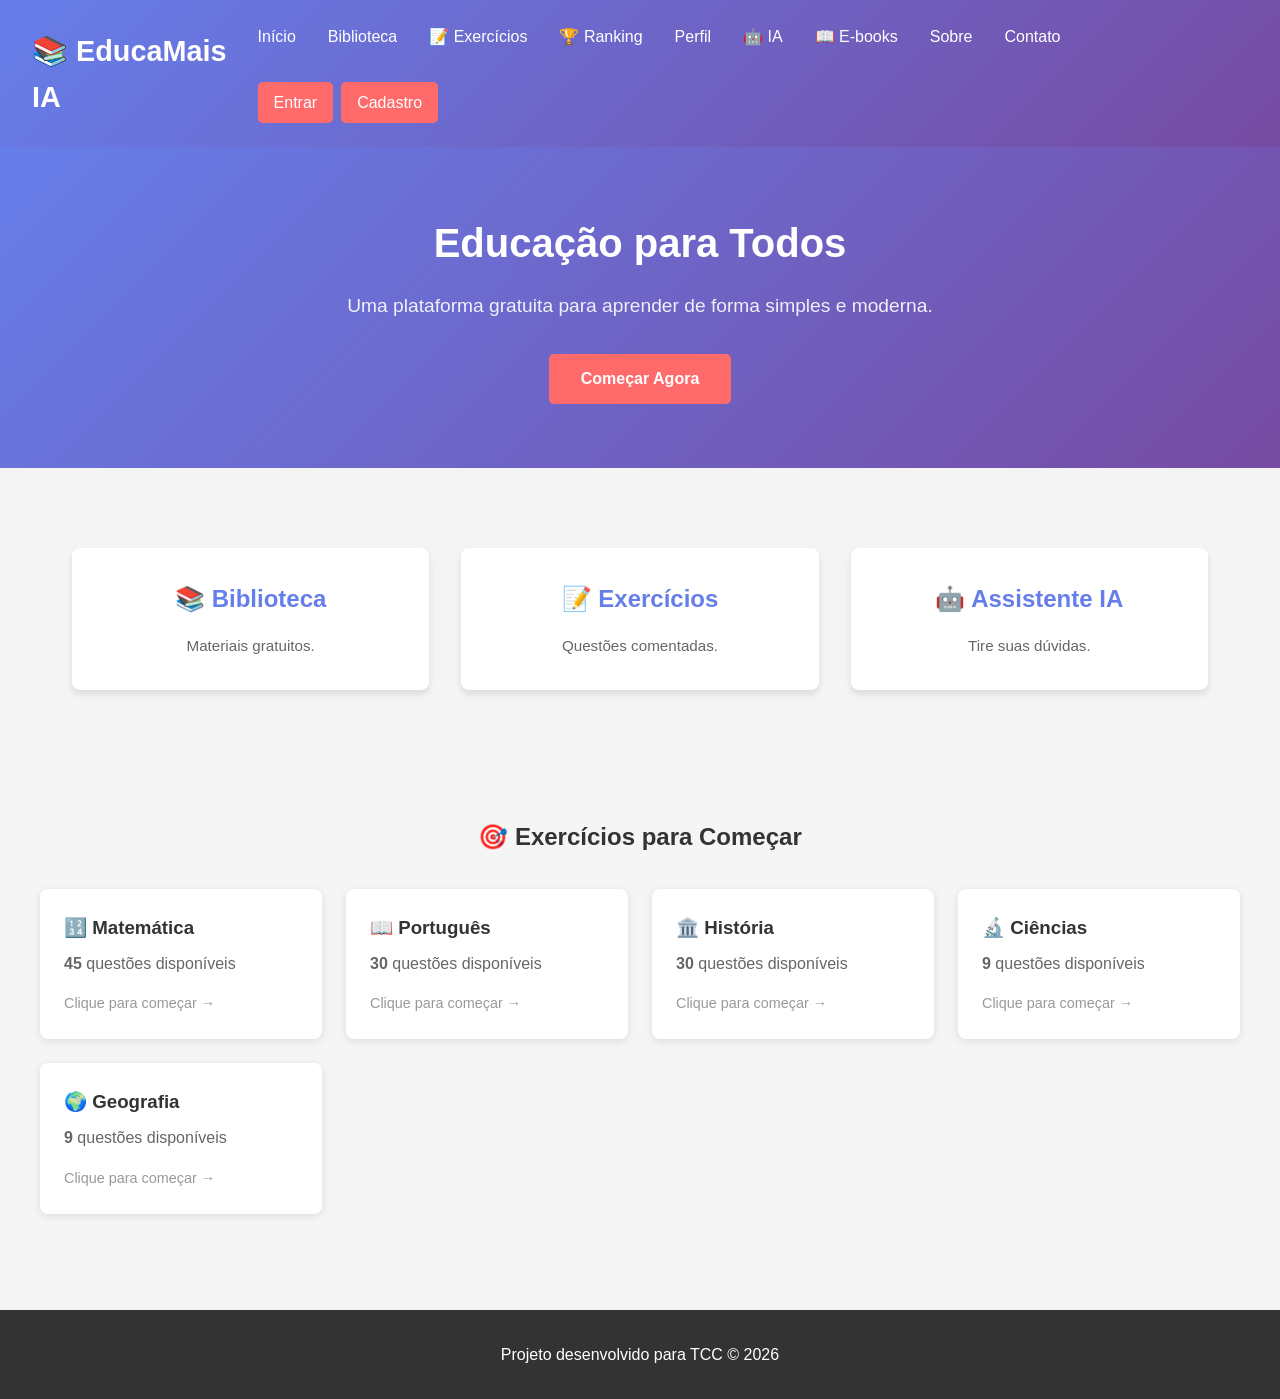
<file: index.html>
<!DOCTYPE html>
<html lang="pt-BR">
<head>
    <meta charset="UTF-8">
    <meta name="viewport" content="width=device-width, initial-scale=1.0">
    <title>EducaMais IA</title>

    <link rel="stylesheet" href="css/style.css">
</head>
<body>

<header>

    <h1>📚 EducaMais IA</h1>

    <nav>

        <a href="index.html">Início</a>
        <a href="biblioteca.html">Biblioteca</a>
        <a href="exercicios-niveis.html">📝 Exercícios</a>
        <a href="ranking.html">🏆 Ranking</a>
        <a href="perfil.html">Perfil</a>
        <a href="assistente-ia.html">🤖 IA</a>
        <a href="ebooks-apostilas.html">📖 E-books</a>
        <a href="sobre.html">Sobre</a>
        <a href="contato.html">Contato</a>
        <div id="container-login-cadastro">
            <a href="login.html" class="link-auth">Entrar</a>
            <a href="cadastro.html" class="link-auth">Cadastro</a>
        </div>
        <div id="container-usuario-logado" style="display: none; align-items: center; gap: 1rem;"></div>

    </nav>

</header>

<section class="banner">

    <h2>Educação para Todos</h2>

    <p>

        Uma plataforma gratuita para aprender de forma simples e moderna.

    </p>

    <a href="cadastro.html" class="botao">Começar Agora</a>

</section>

<section class="recursos">

    <a href="biblioteca.html" class="card" style="text-decoration: none; cursor: pointer;">
        <h3>📚 Biblioteca</h3>
        <p>Materiais gratuitos.</p>
    </a>

    <a href="exercicios-niveis.html" class="card" style="text-decoration: none; cursor: pointer;">
        <h3>📝 Exercícios</h3>
        <p>Questões comentadas.</p>
    </a>

    <a href="assistente-ia.html" class="card" style="text-decoration: none; cursor: pointer;">
        <h3>🤖 Assistente IA</h3>
        <p>Tire suas dúvidas.</p>
    </a>

</section>

<section style="background: #f5f5f5; padding: 3rem 2rem; margin: 2rem 0;">
    <div style="max-width: 1200px; margin: 0 auto;">
        <h2 style="text-align: center; margin-bottom: 2rem;">🎯 Exercícios para Começar</h2>
        <div id="exercicios-rapidos" style="display: grid; grid-template-columns: repeat(auto-fit, minmax(250px, 1fr)); gap: 1.5rem;">
        </div>
    </div>
</section>

<footer>

Projeto desenvolvido para TCC © 2026

</footer>

<script src="js/script.js"></script>
<script src="js/questoes.js"></script>
<script>
// Carregar exercícios rápidos na página inicial
document.addEventListener('DOMContentLoaded', () => {
    sistema.atualizarUILogin();
    
    const container = document.getElementById('exercicios-rapidos');
    const materias = ['matematica', 'portugues', 'historia', 'ciencias', 'geografia'];
    
    materias.forEach(materia => {
        const questoes = bancoDadosQuestoes[materia];
        const totalQuestoes = (questoes.facil?.length || 0) + (questoes.medio?.length || 0) + (questoes.dificil?.length || 0);
        
        const card = document.createElement('div');
        card.style.cssText = 'background: white; padding: 1.5rem; border-radius: 8px; box-shadow: 0 2px 8px rgba(0,0,0,0.1); cursor: pointer; transition: transform 0.3s ease;';
        card.onmouseover = () => card.style.transform = 'translateY(-5px)';
        card.onmouseout = () => card.style.transform = 'translateY(0)';
        card.onclick = () => {
            if (!sistema.usuarioLogado) {
                alert('Você precisa fazer login para responder exercícios!');
                window.location.href = 'login.html';
            } else {
                window.location.href = 'exercicios-niveis.html';
            }
        };
        
        const nomeMateria = {
            matematica: '🔢 Matemática',
            portugues: '📖 Português',
            historia: '🏛️ História',
            ciencias: '🔬 Ciências',
            geografia: '🌍 Geografia'
        };
        
        card.innerHTML = `
            <h3>${nomeMateria[materia]}</h3>
            <p style="margin: 0.5rem 0; color: #666;">
                <strong>${totalQuestoes}</strong> questões disponíveis
            </p>
            <p style="margin: 1rem 0 0 0; color: #999; font-size: 0.9rem;">
                Clique para começar →
            </p>
        `;
        
        container.appendChild(card);
    });
});
</script>
</body>
</html>
</file>
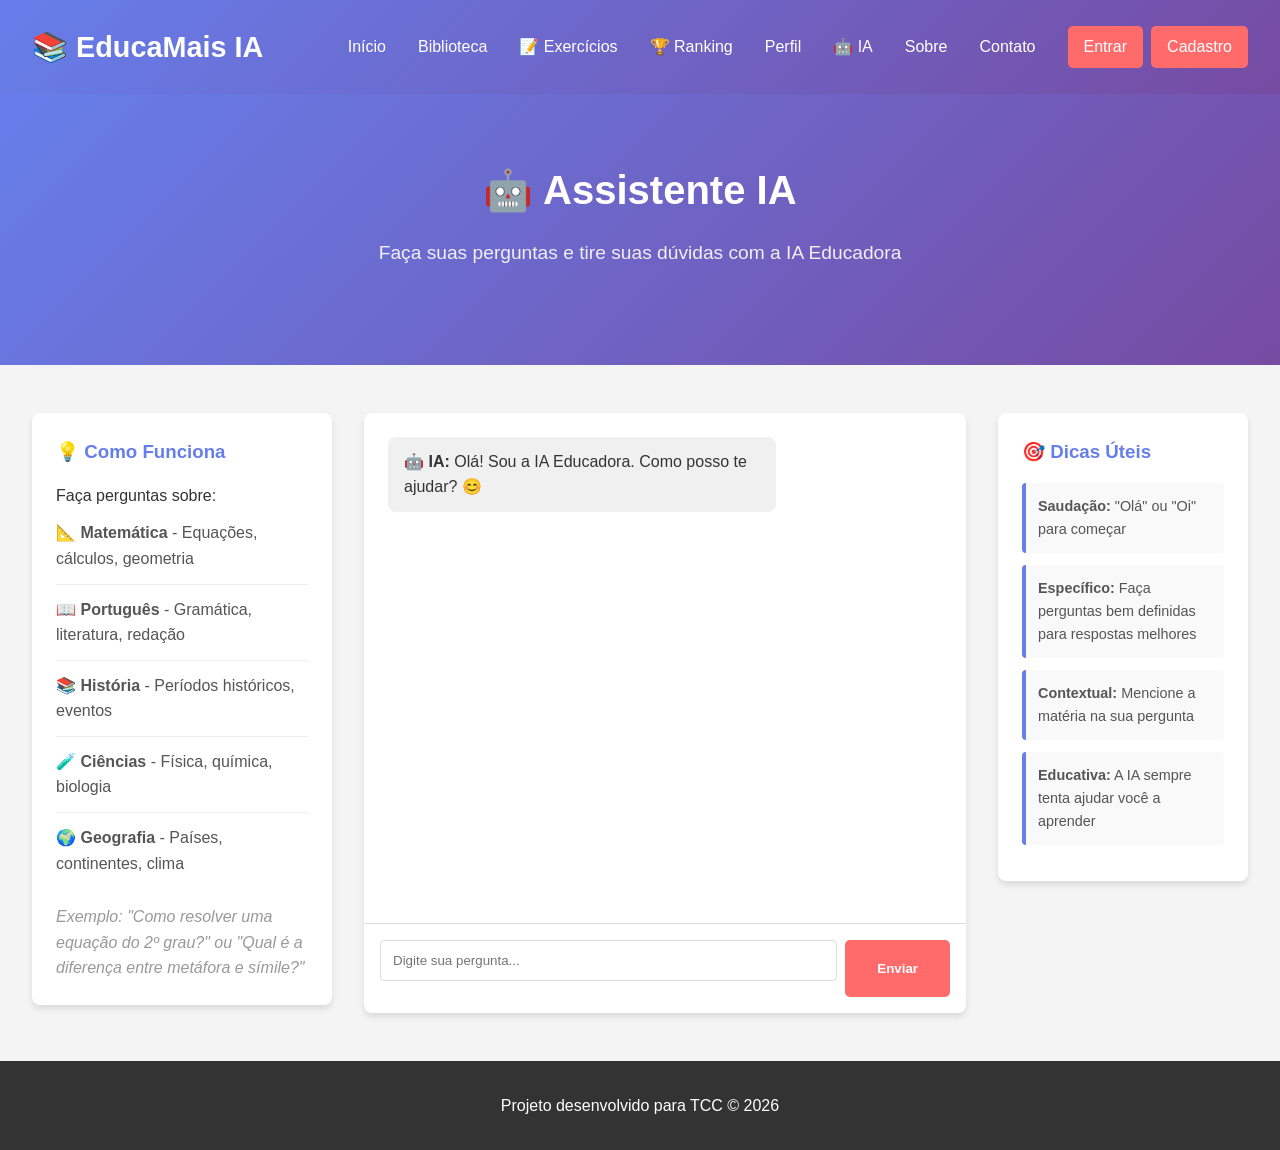
<file: assistente-ia.html>
<!DOCTYPE html>
<html lang="pt-BR">
<head>
    <meta charset="UTF-8">
    <meta name="viewport" content="width=device-width, initial-scale=1.0">
    <title>Assistente IA - EducaMais IA</title>
    <link rel="stylesheet" href="css/style.css">
</head>
<body>

<header>
    <h1>📚 EducaMais IA</h1>
    <nav>
        <a href="index.html">Início</a>
        <a href="biblioteca.html">Biblioteca</a>
        <a href="exercicios-niveis.html">📝 Exercícios</a>
        <a href="ranking.html">🏆 Ranking</a>
        <a href="perfil.html">Perfil</a>
        <a href="assistente-ia.html">🤖 IA</a>
        <a href="sobre.html">Sobre</a>
        <a href="contato.html">Contato</a>
        <div id="container-login-cadastro">
            <a href="login.html" class="link-auth">Entrar</a>
            <a href="cadastro.html" class="link-auth">Cadastro</a>
        </div>
        <div id="container-usuario-logado" style="display: none; align-items: center; gap: 1rem;"></div>
    </nav>
</header>

<section class="banner">
    <h2>🤖 Assistente IA</h2>
    <p>Faça suas perguntas e tire suas dúvidas com a IA Educadora</p>
</section>

<section class="assistente-container">
    <div class="ia-info">
        <h3>💡 Como Funciona</h3>
        <p>Faça perguntas sobre:</p>
        <ul>
            <li>📐 <strong>Matemática</strong> - Equações, cálculos, geometria</li>
            <li>📖 <strong>Português</strong> - Gramática, literatura, redação</li>
            <li>📚 <strong>História</strong> - Períodos históricos, eventos</li>
            <li>🧪 <strong>Ciências</strong> - Física, química, biologia</li>
            <li>🌍 <strong>Geografia</strong> - Países, continentes, clima</li>
        </ul>
        <p style="margin-top: 1rem; font-style: italic; color: #999;">Exemplo: "Como resolver uma equação do 2º grau?" ou "Qual é a diferença entre metáfora e símile?"</p>
    </div>

    <div class="chat-container">
        <div id="chat-assistente" class="chat-messages">
            <div class="mensagem-ia">
                <strong>🤖 IA:</strong> Olá! Sou a IA Educadora. Como posso te ajudar? 😊
            </div>
        </div>

        <div class="chat-input-area">
            <input 
                type="text" 
                id="input-assistente" 
                placeholder="Digite sua pergunta..." 
                class="input-chat"
            >
            <button class="botao" onclick="enviarMensagemAssistente()">Enviar</button>
        </div>
    </div>

    <div class="dicas-ia">
        <h3>🎯 Dicas Úteis</h3>
        <div class="dica">
            <p><strong>Saudação:</strong> "Olá" ou "Oi" para começar</p>
        </div>
        <div class="dica">
            <p><strong>Específico:</strong> Faça perguntas bem definidas para respostas melhores</p>
        </div>
        <div class="dica">
            <p><strong>Contextual:</strong> Mencione a matéria na sua pergunta</p>
        </div>
        <div class="dica">
            <p><strong>Educativa:</strong> A IA sempre tenta ajudar você a aprender</p>
        </div>
    </div>
</section>

<footer>
    Projeto desenvolvido para TCC © 2026
</footer>

<script src="js/script.js"></script>
<script src="js/questoes.js"></script>
</body>
</html>
</file>
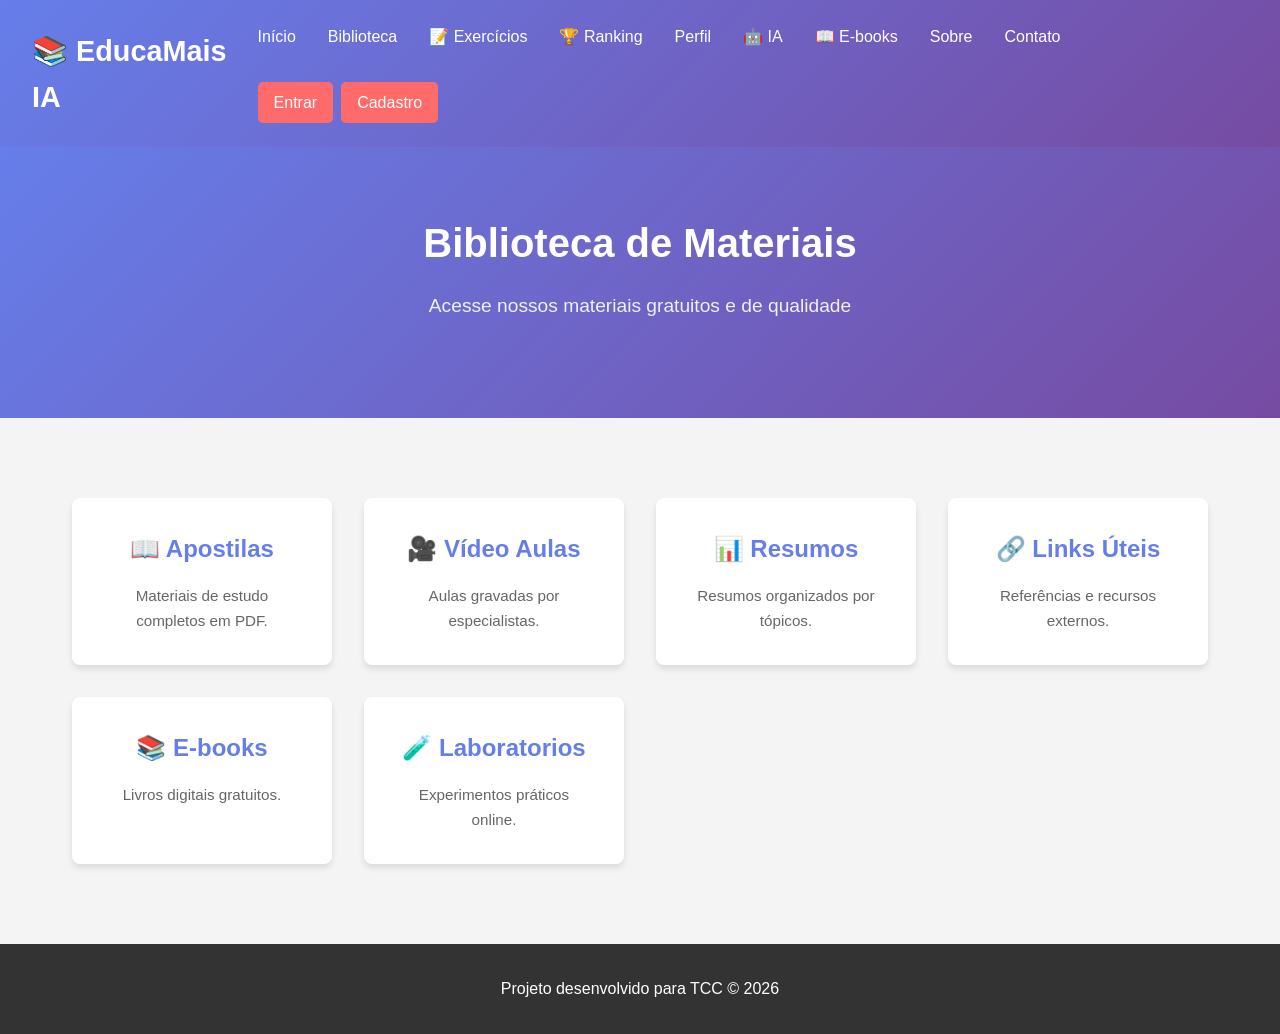
<file: biblioteca.html>
<!DOCTYPE html>
<html lang="pt-BR">
<head>
    <meta charset="UTF-8">
    <meta name="viewport" content="width=device-width, initial-scale=1.0">
    <title>Biblioteca - EducaMais IA</title>
    <link rel="stylesheet" href="css/style.css">
</head>
<body>

<header>
    <h1>📚 EducaMais IA</h1>
    <nav>
        <a href="index.html">Início</a>
        <a href="biblioteca.html">Biblioteca</a>
        <a href="exercicios-niveis.html">📝 Exercícios</a>
        <a href="ranking.html">🏆 Ranking</a>
        <a href="perfil.html">Perfil</a>
        <a href="assistente-ia.html">🤖 IA</a>
        <a href="ebooks-apostilas.html">📖 E-books</a>
        <a href="sobre.html">Sobre</a>
        <a href="contato.html">Contato</a>
        <div id="container-login-cadastro">
            <a href="login.html" class="link-auth">Entrar</a>
            <a href="cadastro.html" class="link-auth">Cadastro</a>
        </div>
        <div id="container-usuario-logado" style="display: none; align-items: center; gap: 1rem;"></div>
    </nav>
</header>

<section class="banner">
    <h2>Biblioteca de Materiais</h2>
    <p>Acesse nossos materiais gratuitos e de qualidade</p>
</section>

<section class="recursos">
    <div class="card">
        <h3>📖 Apostilas</h3>
        <p>Materiais de estudo completos em PDF.</p>
    </div>

    <div class="card">
        <h3>🎥 Vídeo Aulas</h3>
        <p>Aulas gravadas por especialistas.</p>
    </div>

    <div class="card">
        <h3>📊 Resumos</h3>
        <p>Resumos organizados por tópicos.</p>
    </div>

    <div class="card">
        <h3>🔗 Links Úteis</h3>
        <p>Referências e recursos externos.</p>
    </div>

    <div class="card">
        <h3>📚 E-books</h3>
        <p>Livros digitais gratuitos.</p>
    </div>

    <div class="card">
        <h3>🧪 Laboratorios</h3>
        <p>Experimentos práticos online.</p>
    </div>
</section>

<footer>
    Projeto desenvolvido para TCC © 2026
</footer>

<script src="js/script.js"></script>
</body>
</html>
</file>
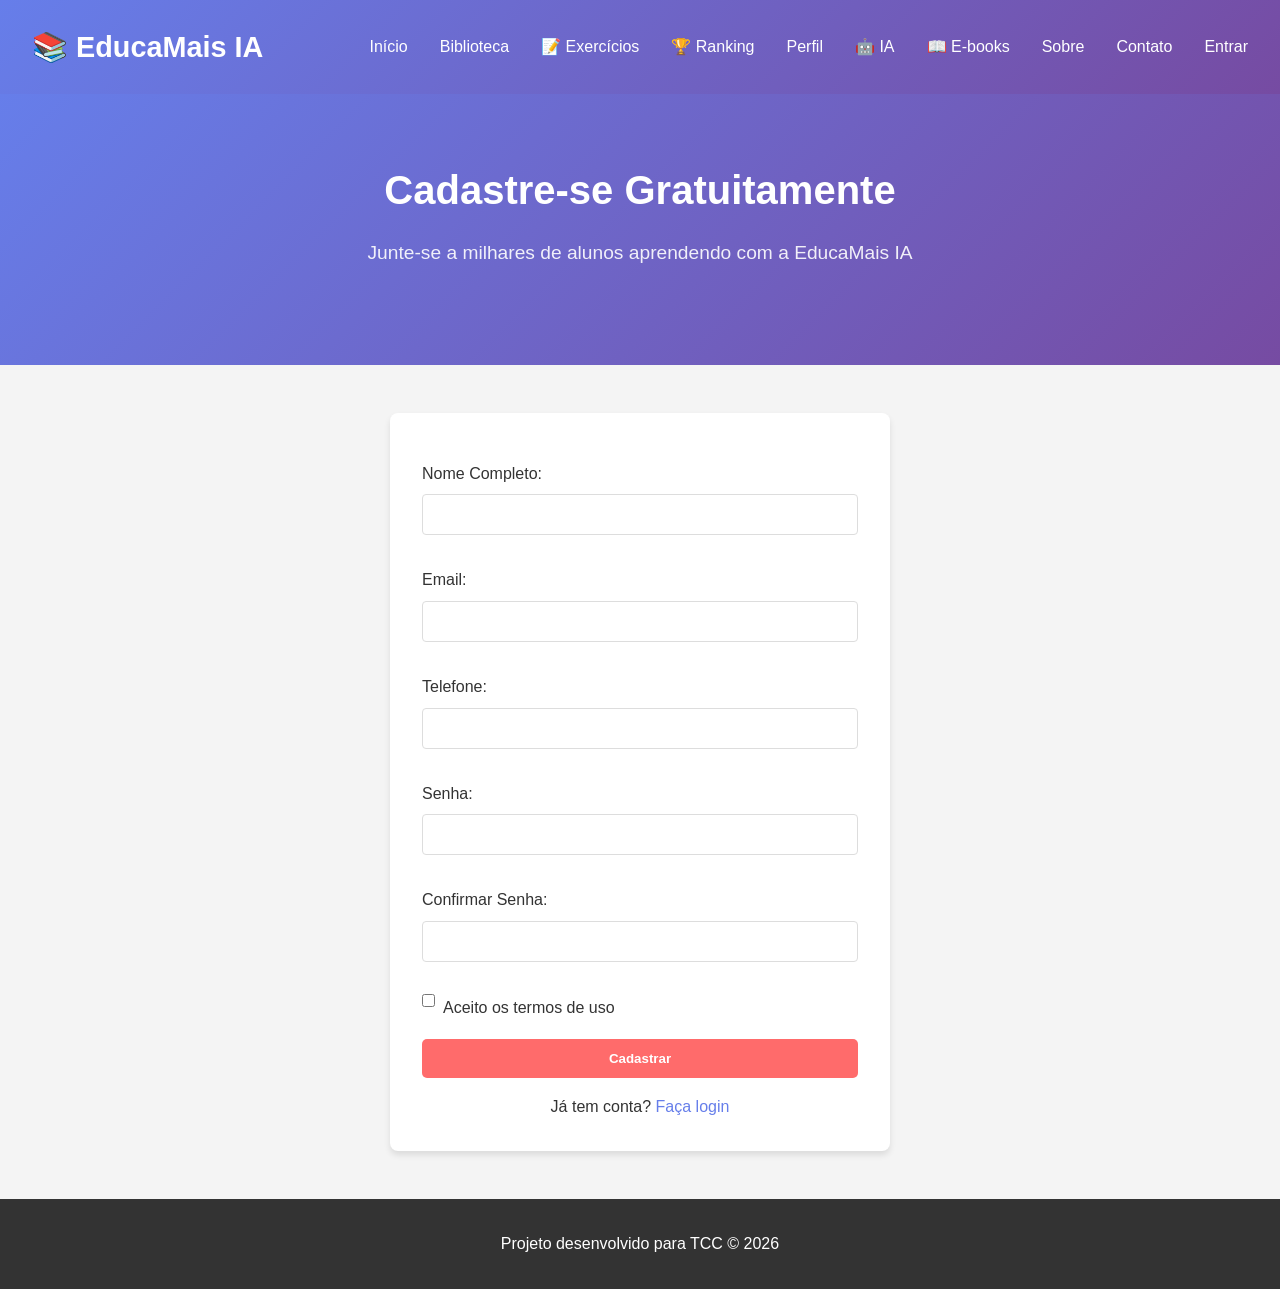
<file: cadastro.html>
<!DOCTYPE html>
<html lang="pt-BR">
<head>
    <meta charset="UTF-8">
    <meta name="viewport" content="width=device-width, initial-scale=1.0">
    <title>Cadastro - EducaMais IA</title>
    <link rel="stylesheet" href="css/style.css">
</head>
<body>

<header>
    <h1>📚 EducaMais IA</h1>
    <nav>
        <a href="index.html">Início</a>
        <a href="biblioteca.html">Biblioteca</a>
        <a href="exercicios-niveis.html">📝 Exercícios</a>
        <a href="ranking.html">🏆 Ranking</a>
        <a href="perfil.html">Perfil</a>
        <a href="assistente-ia.html">🤖 IA</a>
        <a href="ebooks-apostilas.html">📖 E-books</a>
        <a href="sobre.html">Sobre</a>
        <a href="contato.html">Contato</a>
        <a href="login.html">Entrar</a>
    </nav>
</header>

<section class="banner">
    <h2>Cadastre-se Gratuitamente</h2>
    <p>Junte-se a milhares de alunos aprendendo com a EducaMais IA</p>
</section>

<form onsubmit="enviarCadastr(event)">
    <label for="nome">Nome Completo:</label>
    <input type="text" id="nome" name="nome" required>

    <label for="email">Email:</label>
    <input type="email" id="email" name="email" required>

    <label for="telefone">Telefone:</label>
    <input type="tel" id="telefone" name="telefone">

    <label for="senha">Senha:</label>
    <input type="password" id="senha" name="senha" required>

    <label for="confirmar">Confirmar Senha:</label>
    <input type="password" id="confirmar" name="confirmar" required>

    <label style="display: flex; align-items: center; gap: 0.5rem; margin: 1rem 0;">
        <input type="checkbox" required style="width: auto;">
        Aceito os termos de uso
    </label>

    <button type="submit" class="botao" style="width: 100%;">Cadastrar</button>

    <p style="text-align: center; margin-top: 1rem;">
        Já tem conta? <a href="login.html" style="color: #667eea; text-decoration: none;">Faça login</a>
    </p>
</form>

<footer>
    Projeto desenvolvido para TCC © 2026
</footer>

<script src="js/script.js"></script>
</body>
</html>
</file>
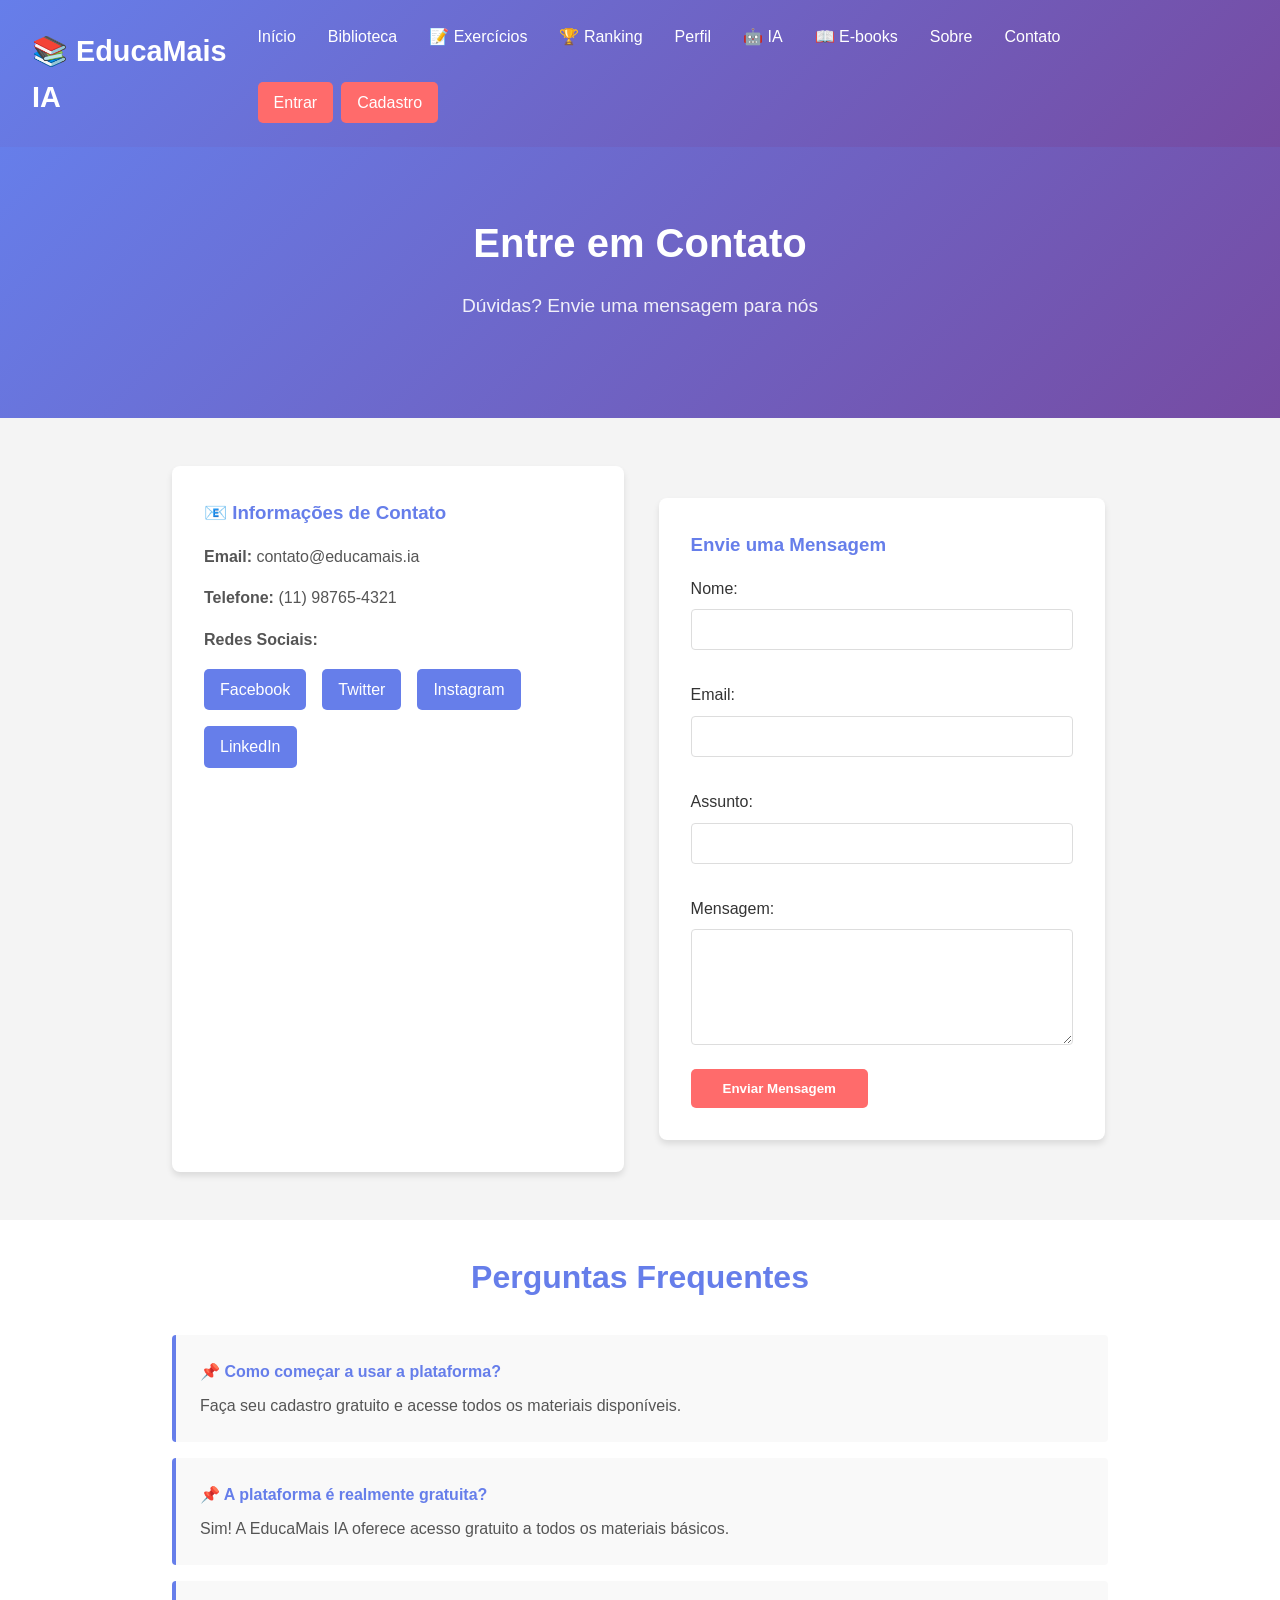
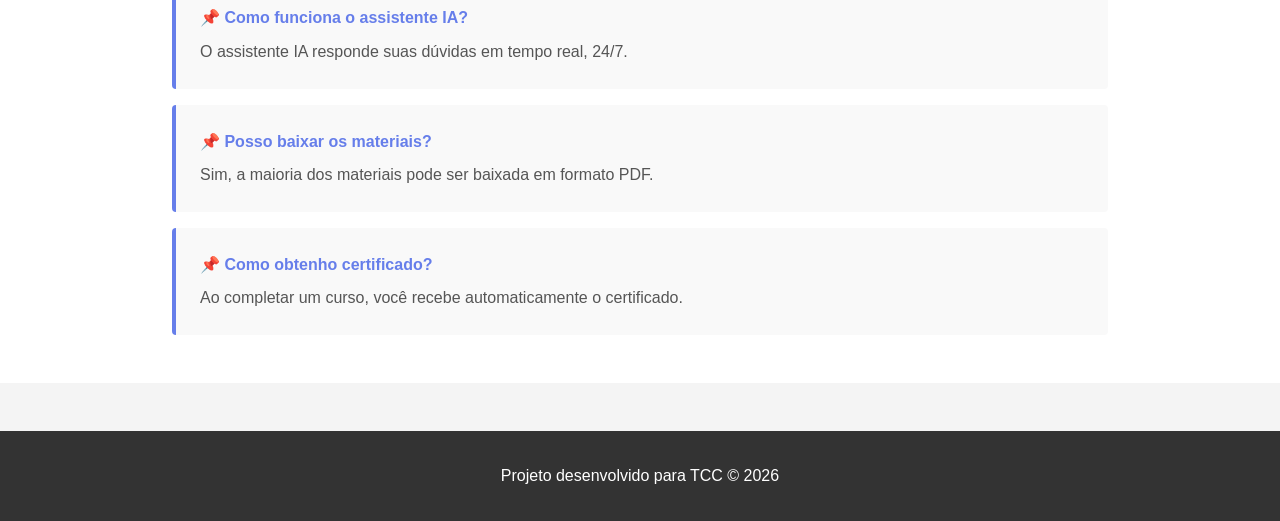
<file: contato.html>
<!DOCTYPE html>
<html lang="pt-BR">
<head>
    <meta charset="UTF-8">
    <meta name="viewport" content="width=device-width, initial-scale=1.0">
    <title>Contato - EducaMais IA</title>
    <link rel="stylesheet" href="css/style.css">
</head>
<body>

<header>
    <h1>📚 EducaMais IA</h1>
    <nav>
        <a href="index.html">Início</a>
        <a href="biblioteca.html">Biblioteca</a>
        <a href="exercicios-niveis.html">📝 Exercícios</a>
        <a href="ranking.html">🏆 Ranking</a>
        <a href="perfil.html">Perfil</a>
        <a href="assistente-ia.html">🤖 IA</a>
        <a href="ebooks-apostilas.html">📖 E-books</a>
        <a href="sobre.html">Sobre</a>
        <a href="contato.html">Contato</a>
        <div id="container-login-cadastro">
            <a href="login.html" class="link-auth">Entrar</a>
            <a href="cadastro.html" class="link-auth">Cadastro</a>
        </div>
        <div id="container-usuario-logado" style="display: none; align-items: center; gap: 1rem;"></div>
    </nav>
</header>

<section class="banner">
    <h2>Entre em Contato</h2>
    <p>Dúvidas? Envie uma mensagem para nós</p>
</section>

<section class="contato-container">
    <div class="contato-info">
        <h3>📧 Informações de Contato</h3>
        <p><strong>Email:</strong> contato@educamais.ia</p>
        <p><strong>Telefone:</strong> (11) 98765-4321</p>
        <p><strong>Redes Sociais:</strong></p>
        <div class="redes-sociais">
            <a href="#">Facebook</a>
            <a href="#">Twitter</a>
            <a href="#">Instagram</a>
            <a href="#">LinkedIn</a>
        </div>
    </div>

    <form class="formulario-contato">
        <h3>Envie uma Mensagem</h3>
        
        <label for="nome">Nome:</label>
        <input type="text" id="nome" name="nome" required>

        <label for="email">Email:</label>
        <input type="email" id="email" name="email" required>

        <label for="assunto">Assunto:</label>
        <input type="text" id="assunto" name="assunto" required>

        <label for="mensagem">Mensagem:</label>
        <textarea id="mensagem" name="mensagem" rows="6" required></textarea>

        <button type="submit" class="botao">Enviar Mensagem</button>
    </form>
</section>

<section class="faq">
    <div class="container">
        <h2>Perguntas Frequentes</h2>
        
        <div class="faq-item">
            <h4>📌 Como começar a usar a plataforma?</h4>
            <p>Faça seu cadastro gratuito e acesse todos os materiais disponíveis.</p>
        </div>

        <div class="faq-item">
            <h4>📌 A plataforma é realmente gratuita?</h4>
            <p>Sim! A EducaMais IA oferece acesso gratuito a todos os materiais básicos.</p>
        </div>

        <div class="faq-item">
            <h4>📌 Como funciona o assistente IA?</h4>
            <p>O assistente IA responde suas dúvidas em tempo real, 24/7.</p>
        </div>

        <div class="faq-item">
            <h4>📌 Posso baixar os materiais?</h4>
            <p>Sim, a maioria dos materiais pode ser baixada em formato PDF.</p>
        </div>

        <div class="faq-item">
            <h4>📌 Como obtenho certificado?</h4>
            <p>Ao completar um curso, você recebe automaticamente o certificado.</p>
        </div>
    </div>
</section>

<footer>
    Projeto desenvolvido para TCC © 2026
</footer>

<script src="js/script.js"></script>
</body>
</html>
</file>
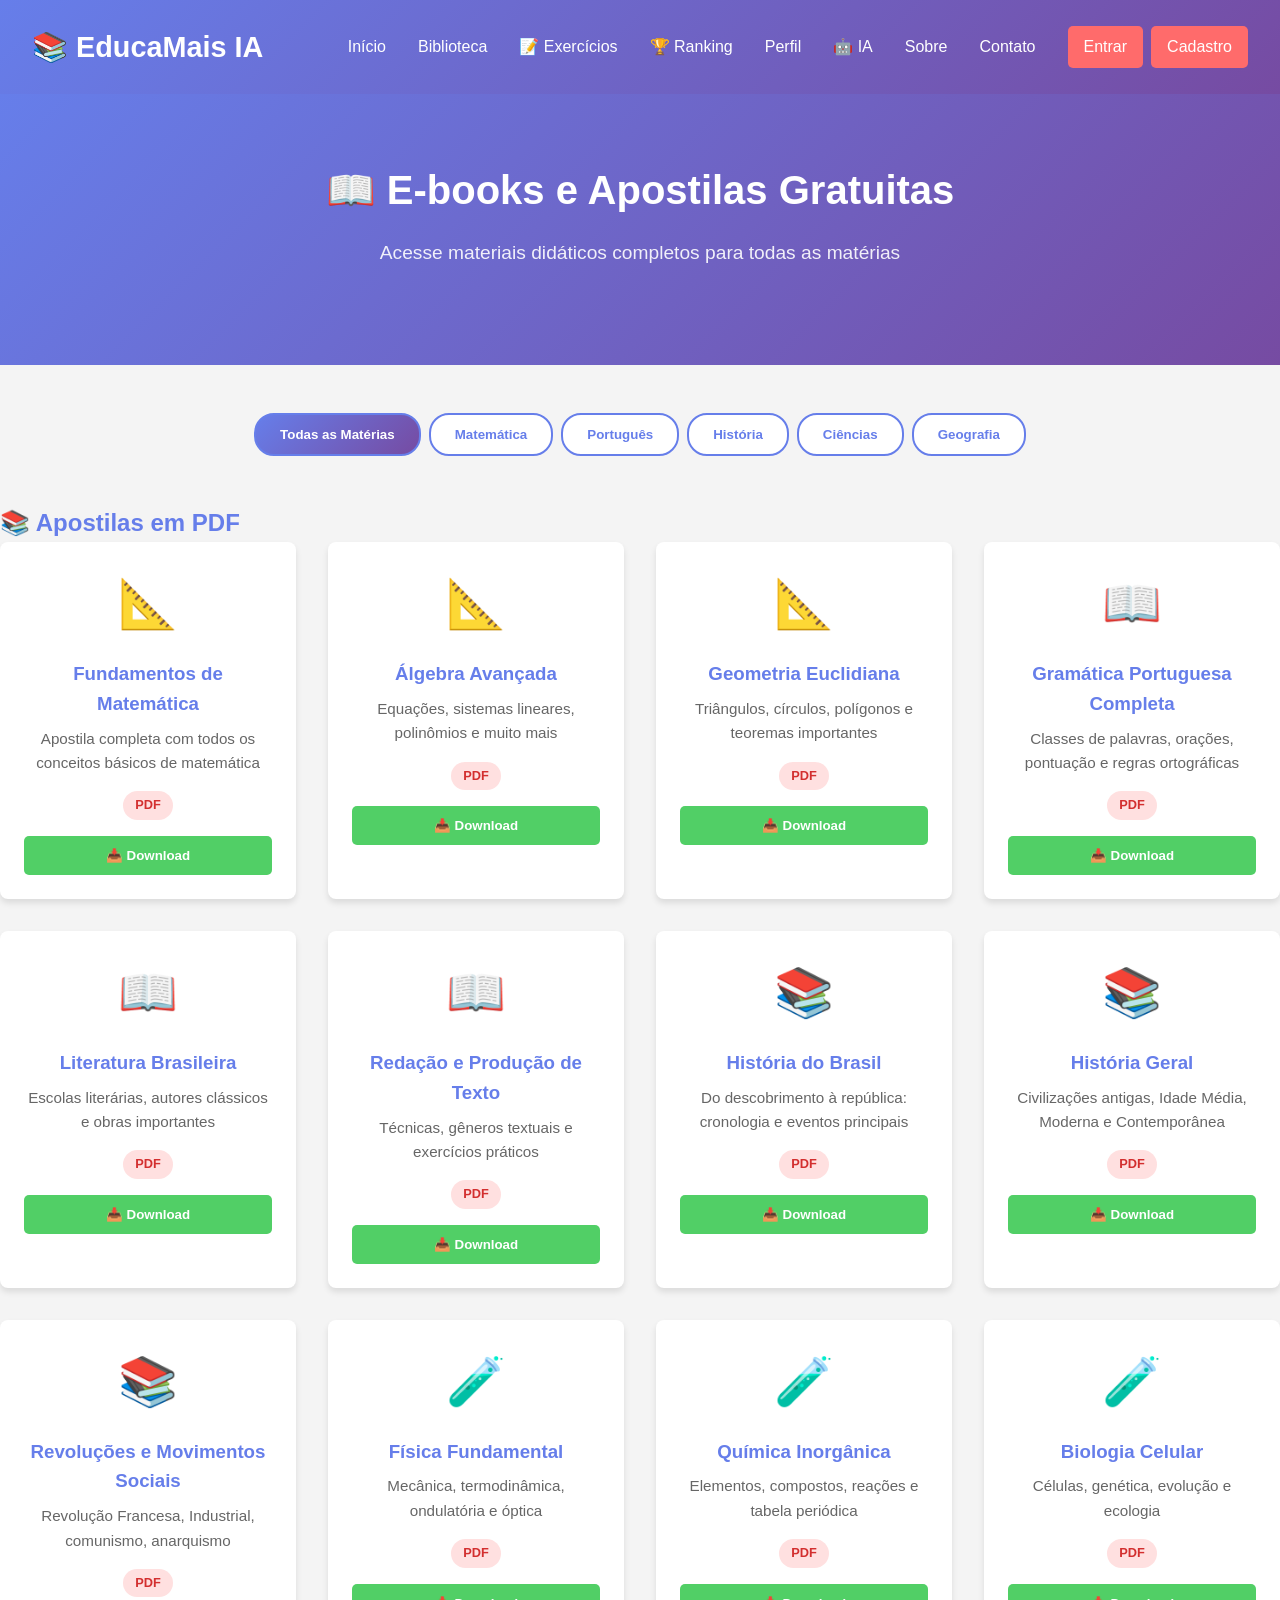
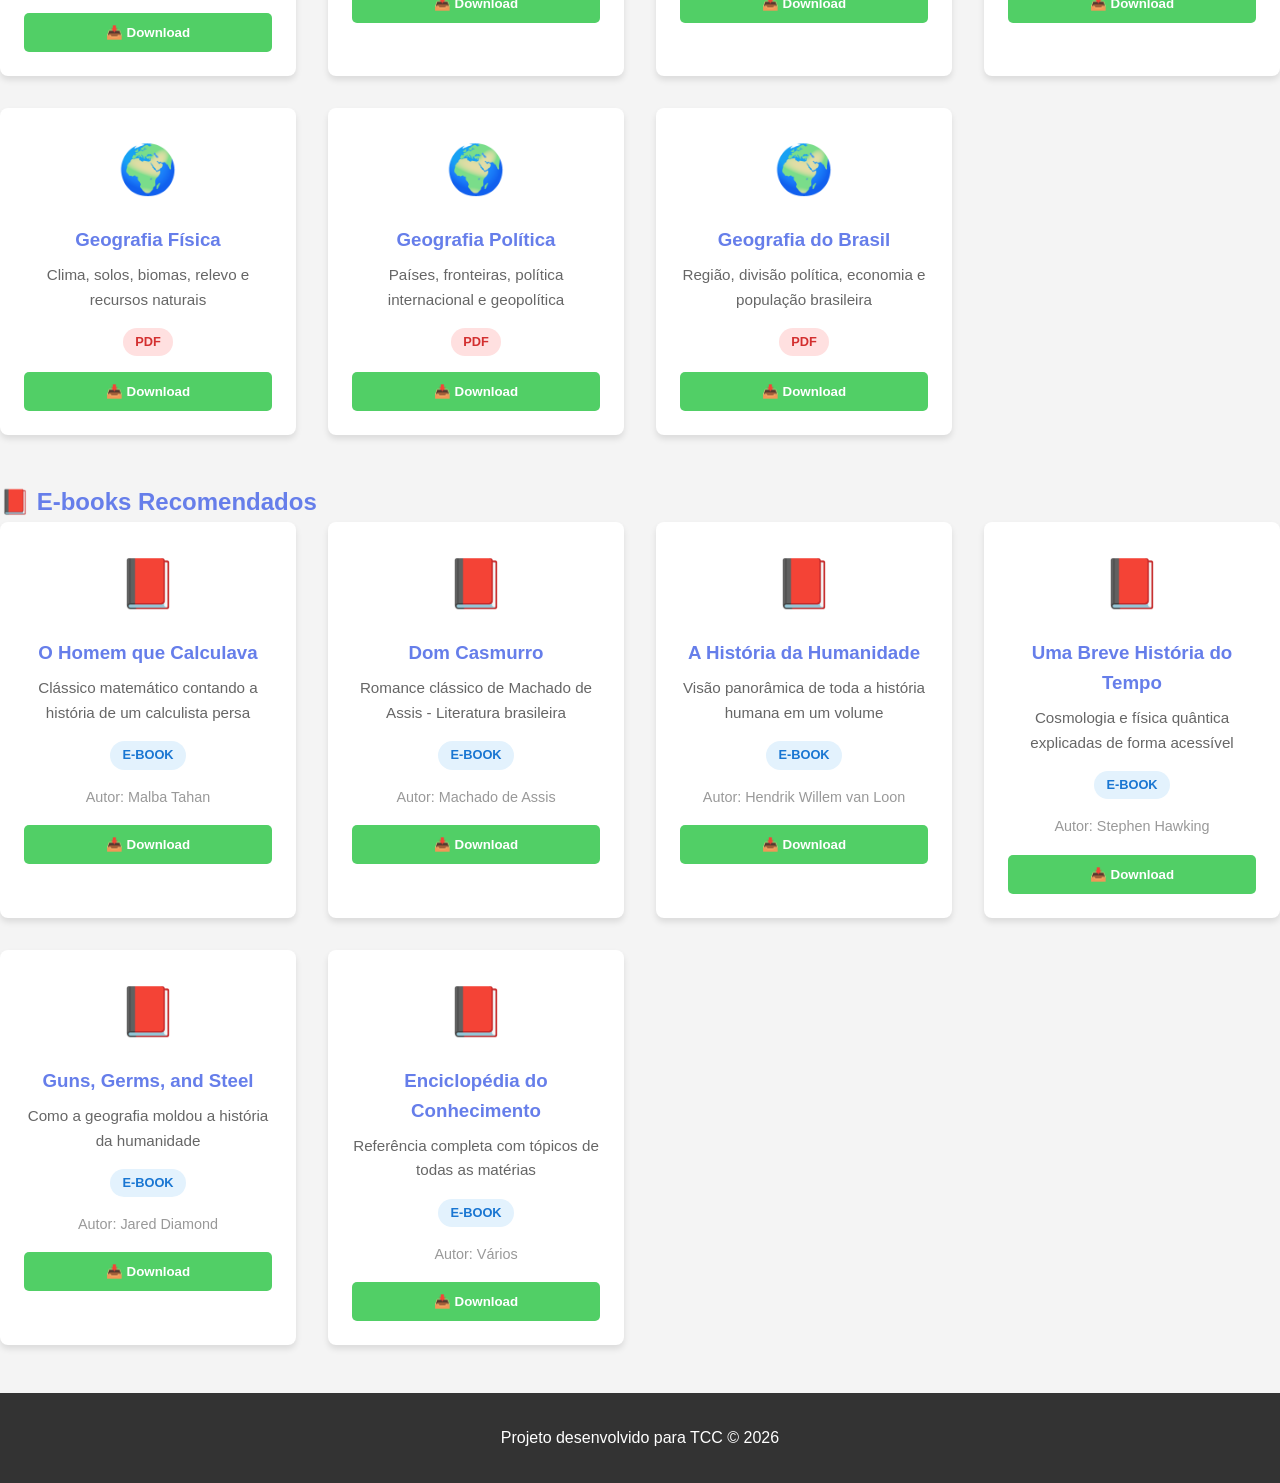
<file: ebooks-apostilas.html>
<!DOCTYPE html>
<html lang="pt-BR">
<head>
    <meta charset="UTF-8">
    <meta name="viewport" content="width=device-width, initial-scale=1.0">
    <title>E-books e Apostilas - EducaMais IA</title>
    <link rel="stylesheet" href="css/style.css">
</head>
<body>

<header>
    <h1>📚 EducaMais IA</h1>
    <nav>
        <a href="index.html">Início</a>
        <a href="biblioteca.html">Biblioteca</a>
        <a href="exercicios-niveis.html">📝 Exercícios</a>
        <a href="ranking.html">🏆 Ranking</a>
        <a href="perfil.html">Perfil</a>
        <a href="assistente-ia.html">🤖 IA</a>
        <a href="sobre.html">Sobre</a>
        <a href="contato.html">Contato</a>
        <div id="container-login-cadastro">
            <a href="login.html" class="link-auth">Entrar</a>
            <a href="cadastro.html" class="link-auth">Cadastro</a>
        </div>
        <div id="container-usuario-logado" style="display: none; align-items: center; gap: 1rem;"></div>
    </nav>
</header>

<section class="banner">
    <h2>📖 E-books e Apostilas Gratuitas</h2>
    <p>Acesse materiais didáticos completos para todas as matérias</p>
</section>

<section class="biblioteca-section">
    <div class="tabs-materias">
        <button class="tab-btn active" onclick="alterarMateria('tudo')">Todas as Matérias</button>
        <button class="tab-btn" onclick="alterarMateria('matematica')">Matemática</button>
        <button class="tab-btn" onclick="alterarMateria('portugues')">Português</button>
        <button class="tab-btn" onclick="alterarMateria('historia')">História</button>
        <button class="tab-btn" onclick="alterarMateria('ciencias')">Ciências</button>
        <button class="tab-btn" onclick="alterarMateria('geografia')">Geografia</button>
    </div>

    <!-- APOSTILAS EM PDF -->
    <h2 style="margin-top: 3rem; color: #667eea;">📚 Apostilas em PDF</h2>
    
    <div class="materiais-grid">
        <!-- Matemática -->
        <div class="material-card" data-materia="matematica">
            <div class="material-icon">📐</div>
            <h3>Fundamentos de Matemática</h3>
            <p>Apostila completa com todos os conceitos básicos de matemática</p>
            <span class="tipo-badge pdf">PDF</span>
            <button class="botao-download" onclick="downloadArquivo('apostila-matematica-basico.pdf')">
                📥 Download
            </button>
        </div>

        <div class="material-card" data-materia="matematica">
            <div class="material-icon">📐</div>
            <h3>Álgebra Avançada</h3>
            <p>Equações, sistemas lineares, polinômios e muito mais</p>
            <span class="tipo-badge pdf">PDF</span>
            <button class="botao-download" onclick="downloadArquivo('apostila-algebra.pdf')">
                📥 Download
            </button>
        </div>

        <div class="material-card" data-materia="matematica">
            <div class="material-icon">📐</div>
            <h3>Geometria Euclidiana</h3>
            <p>Triângulos, círculos, polígonos e teoremas importantes</p>
            <span class="tipo-badge pdf">PDF</span>
            <button class="botao-download" onclick="downloadArquivo('apostila-geometria.pdf')">
                📥 Download
            </button>
        </div>

        <!-- Português -->
        <div class="material-card" data-materia="portugues">
            <div class="material-icon">📖</div>
            <h3>Gramática Portuguesa Completa</h3>
            <p>Classes de palavras, orações, pontuação e regras ortográficas</p>
            <span class="tipo-badge pdf">PDF</span>
            <button class="botao-download" onclick="downloadArquivo('apostila-gramatica.pdf')">
                📥 Download
            </button>
        </div>

        <div class="material-card" data-materia="portugues">
            <div class="material-icon">📖</div>
            <h3>Literatura Brasileira</h3>
            <p>Escolas literárias, autores clássicos e obras importantes</p>
            <span class="tipo-badge pdf">PDF</span>
            <button class="botao-download" onclick="downloadArquivo('apostila-literatura-br.pdf')">
                📥 Download
            </button>
        </div>

        <div class="material-card" data-materia="portugues">
            <div class="material-icon">📖</div>
            <h3>Redação e Produção de Texto</h3>
            <p>Técnicas, gêneros textuais e exercícios práticos</p>
            <span class="tipo-badge pdf">PDF</span>
            <button class="botao-download" onclick="downloadArquivo('apostila-redacao.pdf')">
                📥 Download
            </button>
        </div>

        <!-- História -->
        <div class="material-card" data-materia="historia">
            <div class="material-icon">📚</div>
            <h3>História do Brasil</h3>
            <p>Do descobrimento à república: cronologia e eventos principais</p>
            <span class="tipo-badge pdf">PDF</span>
            <button class="botao-download" onclick="downloadArquivo('apostila-historia-brasil.pdf')">
                📥 Download
            </button>
        </div>

        <div class="material-card" data-materia="historia">
            <div class="material-icon">📚</div>
            <h3>História Geral</h3>
            <p>Civilizações antigas, Idade Média, Moderna e Contemporânea</p>
            <span class="tipo-badge pdf">PDF</span>
            <button class="botao-download" onclick="downloadArquivo('apostila-historia-geral.pdf')">
                📥 Download
            </button>
        </div>

        <div class="material-card" data-materia="historia">
            <div class="material-icon">📚</div>
            <h3>Revoluções e Movimentos Sociais</h3>
            <p>Revolução Francesa, Industrial, comunismo, anarquismo</p>
            <span class="tipo-badge pdf">PDF</span>
            <button class="botao-download" onclick="downloadArquivo('apostila-revolucoes.pdf')">
                📥 Download
            </button>
        </div>

        <!-- Ciências -->
        <div class="material-card" data-materia="ciencias">
            <div class="material-icon">🧪</div>
            <h3>Física Fundamental</h3>
            <p>Mecânica, termodinâmica, ondulatória e óptica</p>
            <span class="tipo-badge pdf">PDF</span>
            <button class="botao-download" onclick="downloadArquivo('apostila-fisica.pdf')">
                📥 Download
            </button>
        </div>

        <div class="material-card" data-materia="ciencias">
            <div class="material-icon">🧪</div>
            <h3>Química Inorgânica</h3>
            <p>Elementos, compostos, reações e tabela periódica</p>
            <span class="tipo-badge pdf">PDF</span>
            <button class="botao-download" onclick="downloadArquivo('apostila-quimica.pdf')">
                📥 Download
            </button>
        </div>

        <div class="material-card" data-materia="ciencias">
            <div class="material-icon">🧪</div>
            <h3>Biologia Celular</h3>
            <p>Células, genética, evolução e ecologia</p>
            <span class="tipo-badge pdf">PDF</span>
            <button class="botao-download" onclick="downloadArquivo('apostila-biologia.pdf')">
                📥 Download
            </button>
        </div>

        <!-- Geografia -->
        <div class="material-card" data-materia="geografia">
            <div class="material-icon">🌍</div>
            <h3>Geografia Física</h3>
            <p>Clima, solos, biomas, relevo e recursos naturais</p>
            <span class="tipo-badge pdf">PDF</span>
            <button class="botao-download" onclick="downloadArquivo('apostila-geografia-fisica.pdf')">
                📥 Download
            </button>
        </div>

        <div class="material-card" data-materia="geografia">
            <div class="material-icon">🌍</div>
            <h3>Geografia Política</h3>
            <p>Países, fronteiras, política internacional e geopolítica</p>
            <span class="tipo-badge pdf">PDF</span>
            <button class="botao-download" onclick="downloadArquivo('apostila-geografia-politica.pdf')">
                📥 Download
            </button>
        </div>

        <div class="material-card" data-materia="geografia">
            <div class="material-icon">🌍</div>
            <h3>Geografia do Brasil</h3>
            <p>Região, divisão política, economia e população brasileira</p>
            <span class="tipo-badge pdf">PDF</span>
            <button class="botao-download" onclick="downloadArquivo('apostila-geografia-brasil.pdf')">
                📥 Download
            </button>
        </div>
    </div>

    <!-- E-BOOKS -->
    <h2 style="margin-top: 3rem; color: #667eea;">📕 E-books Recomendados</h2>
    
    <div class="materiais-grid">
        <div class="material-card" data-materia="matematica">
            <div class="material-icon">📕</div>
            <h3>O Homem que Calculava</h3>
            <p>Clássico matemático contando a história de um calculista persa</p>
            <span class="tipo-badge ebook">E-BOOK</span>
            <p style="color: #999; font-size: 0.9rem;">Autor: Malba Tahan</p>
            <button class="botao-download" onclick="downloadArquivo('ebook-homem-calculava.pdf')">
                📥 Download
            </button>
        </div>

        <div class="material-card" data-materia="portugues">
            <div class="material-icon">📕</div>
            <h3>Dom Casmurro</h3>
            <p>Romance clássico de Machado de Assis - Literatura brasileira</p>
            <span class="tipo-badge ebook">E-BOOK</span>
            <p style="color: #999; font-size: 0.9rem;">Autor: Machado de Assis</p>
            <button class="botao-download" onclick="downloadArquivo('ebook-dom-casmurro.pdf')">
                📥 Download
            </button>
        </div>

        <div class="material-card" data-materia="historia">
            <div class="material-icon">📕</div>
            <h3>A História da Humanidade</h3>
            <p>Visão panorâmica de toda a história humana em um volume</p>
            <span class="tipo-badge ebook">E-BOOK</span>
            <p style="color: #999; font-size: 0.9rem;">Autor: Hendrik Willem van Loon</p>
            <button class="botao-download" onclick="downloadArquivo('ebook-historia-humanidade.pdf')">
                📥 Download
            </button>
        </div>

        <div class="material-card" data-materia="ciencias">
            <div class="material-icon">📕</div>
            <h3>Uma Breve História do Tempo</h3>
            <p>Cosmologia e física quântica explicadas de forma acessível</p>
            <span class="tipo-badge ebook">E-BOOK</span>
            <p style="color: #999; font-size: 0.9rem;">Autor: Stephen Hawking</p>
            <button class="botao-download" onclick="downloadArquivo('ebook-breve-historia-tempo.pdf')">
                📥 Download
            </button>
        </div>

        <div class="material-card" data-materia="geografia">
            <div class="material-icon">📕</div>
            <h3>Guns, Germs, and Steel</h3>
            <p>Como a geografia moldou a história da humanidade</p>
            <span class="tipo-badge ebook">E-BOOK</span>
            <p style="color: #999; font-size: 0.9rem;">Autor: Jared Diamond</p>
            <button class="botao-download" onclick="downloadArquivo('ebook-guns-germs-steel.pdf')">
                📥 Download
            </button>
        </div>

        <div class="material-card" data-materia="tudo">
            <div class="material-icon">📕</div>
            <h3>Enciclopédia do Conhecimento</h3>
            <p>Referência completa com tópicos de todas as matérias</p>
            <span class="tipo-badge ebook">E-BOOK</span>
            <p style="color: #999; font-size: 0.9rem;">Autor: Vários</p>
            <button class="botao-download" onclick="downloadArquivo('ebook-enciclopedia.pdf')">
                📥 Download
            </button>
        </div>
    </div>
</section>

<footer>
    Projeto desenvolvido para TCC © 2026
</footer>

<script src="js/script.js"></script>
<script>
function alterarMateria(materia) {
    // Atualizar botões ativos
    document.querySelectorAll('.tab-btn').forEach(btn => {
        btn.classList.remove('active');
    });
    event.target.classList.add('active');

    // Filtrar cards
    const cards = document.querySelectorAll('.material-card');
    cards.forEach(card => {
        if (materia === 'tudo' || card.dataset.materia === materia) {
            card.style.display = 'block';
        } else {
            card.style.display = 'none';
        }
    });
}

function downloadArquivo(nomeArquivo) {
    alert(`📥 Download iniciado: ${nomeArquivo}\n\nEm um ambiente real, este arquivo seria baixado agora!\n\n✅ Material disponível para estudo!`);
    // Em produção, aqui haveria um link real de download
}
</script>

<style>
.tabs-materias {
    display: flex;
    gap: 0.5rem;
    margin-bottom: 2rem;
    flex-wrap: wrap;
    justify-content: center;
}

.tab-btn {
    padding: 0.75rem 1.5rem;
    border: 2px solid #667eea;
    background: white;
    color: #667eea;
    border-radius: 20px;
    cursor: pointer;
    font-weight: 600;
    transition: all 0.3s ease;
}

.tab-btn:hover {
    background: #f0f0f0;
}

.tab-btn.active {
    background: linear-gradient(135deg, #667eea 0%, #764ba2 100%);
    color: white;
    border-color: #667eea;
}

.material-card {
    background: white;
    padding: 1.5rem;
    border-radius: 8px;
    box-shadow: 0 4px 6px rgba(0, 0, 0, 0.1);
    text-align: center;
    transition: transform 0.3s ease, box-shadow 0.3s ease;
}

.material-card:hover {
    transform: translateY(-5px);
    box-shadow: 0 8px 12px rgba(0, 0, 0, 0.15);
}

.material-icon {
    font-size: 3rem;
    margin-bottom: 1rem;
}

.material-card h3 {
    color: #667eea;
    margin-bottom: 0.5rem;
}

.material-card p {
    color: #666;
    font-size: 0.95rem;
    margin-bottom: 1rem;
}

.tipo-badge {
    display: inline-block;
    padding: 0.25rem 0.75rem;
    border-radius: 20px;
    font-size: 0.8rem;
    font-weight: 600;
    margin-bottom: 1rem;
}

.tipo-badge.pdf {
    background: #ffe0e0;
    color: #d32f2f;
}

.tipo-badge.ebook {
    background: #e3f2fd;
    color: #1976d2;
}

.botao-download {
    width: 100%;
    background: #51cf66;
    color: white;
    padding: 0.75rem;
    border: none;
    border-radius: 5px;
    cursor: pointer;
    font-weight: 600;
    transition: background 0.3s ease;
}

.botao-download:hover {
    background: #40c057;
}

.materiais-grid {
    display: grid;
    grid-template-columns: repeat(auto-fill, minmax(250px, 1fr));
    gap: 2rem;
    margin-bottom: 3rem;
}

body.dark-mode .material-card {
    background: #2d2d2d;
    color: #e0e0e0;
}

body.dark-mode .material-card h3 {
    color: #667eea;
}

body.dark-mode .material-card p {
    color: #b0b0b0;
}
</style>
</body>
</html>
</file>
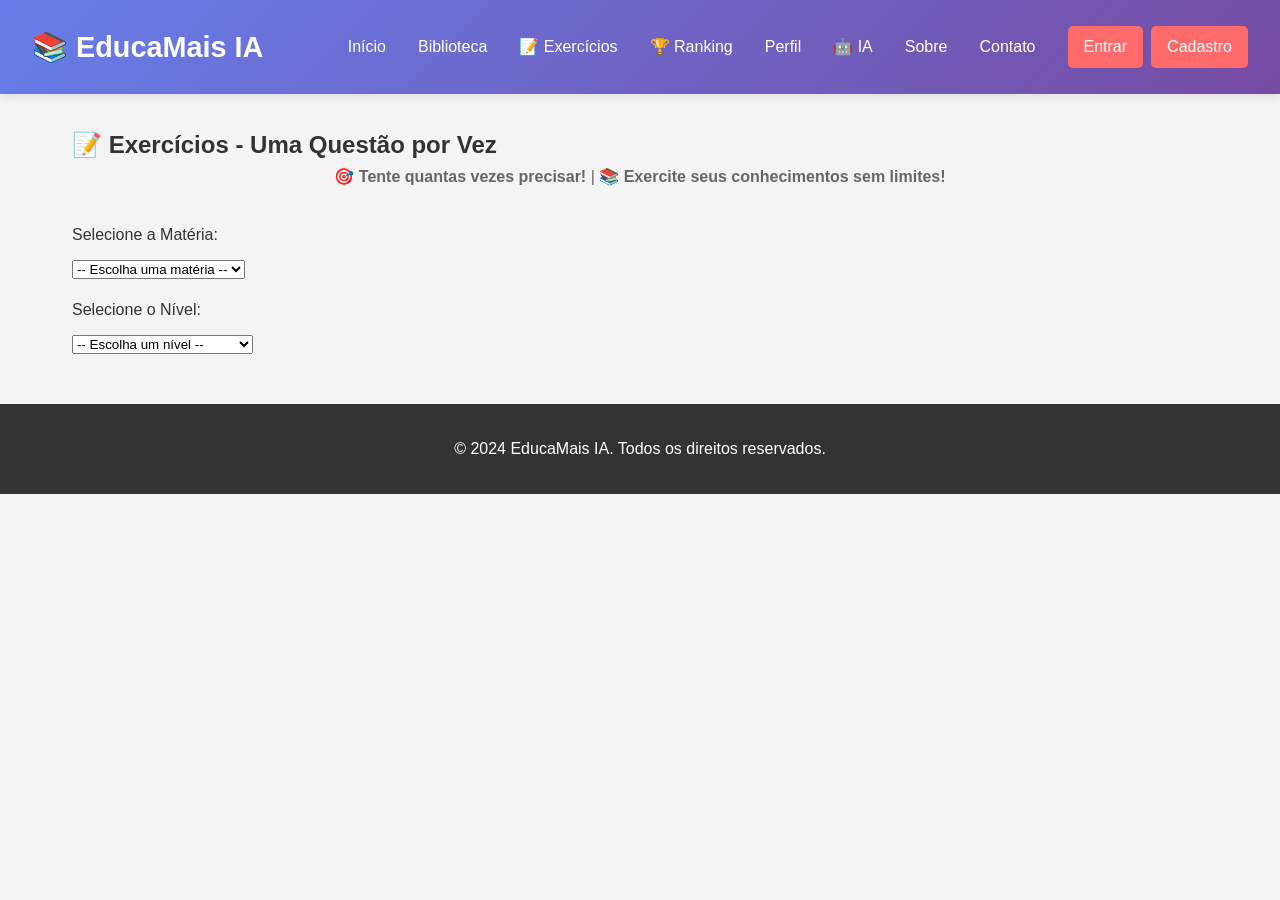
<file: exercicios-niveis.html>
<!DOCTYPE html>
<html lang="pt-BR">
<head>
    <meta charset="UTF-8">
    <meta name="viewport" content="width=device-width, initial-scale=1.0">
    <title>Exercícios com Níveis - EducaMais IA</title>
    <link rel="stylesheet" href="css/style.css">
    <style>
        .questao-unica { max-width: 700px; margin: 2rem auto; background: white; padding: 2rem; border-radius: 8px; box-shadow: 0 4px 6px rgba(0, 0, 0, 0.1); }
        .progresso-bar { width: 100%; height: 8px; background: #ddd; border-radius: 4px; margin: 1rem 0; overflow: hidden; }
        .progresso-fill { height: 100%; background: linear-gradient(90deg, #667eea, #764ba2); transition: width 0.3s ease; }
        .msg-limite { background: #ffe066; border-left: 4px solid #ff922b; padding: 1rem; border-radius: 4px; margin: 2rem 0; }
        .msg-sucesso { background: #51cf66; border-left: 4px solid #37b24d; padding: 1rem; border-radius: 4px; margin: 2rem 0; color: white; }
        .msg-erro { background: #ff6b6b; border-left: 4px solid #ff5252; padding: 1rem; border-radius: 4px; margin: 2rem 0; color: white; }
    </style>
</head>
<body>

<header>
    <h1>📚 EducaMais IA</h1>
    <nav>
        <a href="index.html">Início</a>
        <a href="biblioteca.html">Biblioteca</a>
        <a href="exercicios-niveis.html">📝 Exercícios</a>
        <a href="ranking.html">🏆 Ranking</a>
        <a href="perfil.html">Perfil</a>
        <a href="assistente-ia.html">🤖 IA</a>
        <a href="sobre.html">Sobre</a>
        <a href="contato.html">Contato</a>
        <div id="container-login-cadastro">
            <a href="login.html" class="link-auth">Entrar</a>
            <a href="cadastro.html" class="link-auth">Cadastro</a>
        </div>
        <div id="container-usuario-logado" style="display: none; align-items: center; gap: 1rem;"></div>
    </nav>
</header>

<section class="exercicios-section">
        <h2>📝 Exercícios - Uma Questão por Vez</h2>
        <p style="text-align: center; color: #666; margin-bottom: 2rem;">
            <strong>🎯 Tente quantas vezes precisar!</strong> | 
            <strong>📚 Exercite seus conhecimentos sem limites!</strong>
            <div>
                <label for="materia-select">Selecione a Matéria:</label>
                <select id="materia-select" onchange="carregarQuestoes()">
                    <option value="">-- Escolha uma matéria --</option>
                    <option value="matematica">Matemática</option>
                    <option value="portugues">Português</option>
                    <option value="historia">História</option>
                    <option value="ciencias">Ciências</option>
                    <option value="geografia">Geografia</option>
                </select>
            </div>

            <div>
                <label for="nivel-select">Selecione o Nível:</label>
                <select id="nivel-select" onchange="carregarQuestoes()">
                    <option value="">-- Escolha um nível --</option>
                    <option value="facil">⭐ Fácil (5 pontos)</option>
                    <option value="medio">⭐⭐ Médio (10 pontos)</option>
                    <option value="dificil">⭐⭐⭐ Difícil (15 pontos)</option>
                </select>
            </div>
        </div>

        <div id="questoes-container"></div>
    </section>

<footer>
    <p>&copy; 2024 EducaMais IA. Todos os direitos reservados.</p>
</footer>

<script src="js/script.js"></script>
<script src="js/questoes.js"></script>
<script>
let questoesAtuais = [];
let indiceAtual = 0;
let questaoAcertada = false;

function carregarQuestoes() {
    if (!sistema.usuarioLogado) {
        alert('❌ Você precisa estar logado!');
        window.location.href = 'login.html';
        return;
    }

    const materia = document.getElementById('materia-select').value;
    const nivel = document.getElementById('nivel-select').value;
    const container = document.getElementById('questoes-container');

    if (!materia || !nivel) {
        container.innerHTML = '';
        indiceAtual = 0;
        questaoAcertada = false;
        return;
    }

    const hoje = new Date().toISOString().split('T')[0];
    const chaveArmazenamento = `questoes_${materia}_${hoje}`;
    const questoesRespondidas = parseInt(localStorage.getItem(chaveArmazenamento) || '0');


    questoesAtuais = [...bancoDadosQuestoes[materia][nivel]];
    questoesAtuais = questoesAtuais.sort(() => Math.random() - 0.5);
    indiceAtual = 0;
    questaoAcertada = false;

    mostrarProximaQuestao(materia, nivel);
}

function mostrarProximaQuestao(materia, nivel) {
    const container = document.getElementById('questoes-container');

    if (indiceAtual >= questoesAtuais.length) {
        container.innerHTML = `
            <div class="questao-unica">
                <div class="msg-sucesso">
                    <h3>🎉 Parabéns!</h3>
                    <p>Você resolveu <strong>${indiceAtual}</strong> questões nesta sessão.</p>
                    <button onclick="location.reload()" style="margin-top: 1rem; padding: 0.75rem 1.5rem; background: white; color: #51cf66; border: none; border-radius: 4px; cursor: pointer; font-weight: 600;">
                        Fazer Outro
                    </button>
                </div>
            </div>
        `;
        return;
    }

    const questao = questoesAtuais[indiceAtual];
    const pontos = nivel === 'facil' ? 5 : nivel === 'medio' ? 10 : 15;
    const progresso = indiceAtual + 1;
    const percentualProgresso = (indiceAtual / Math.min(questoesAtuais.length, 15)) * 100;

    let html = `
        <div class="questao-unica">
            <div style="display: flex; justify-content: space-between; align-items: center; margin-bottom: 1rem;">
                <div>
                    <strong>Questão ${progresso}</strong><br>
                    <small style="color: #999;">${materia} - ${nivel}</small>
                </div>
                <span class="pontos-badge">+${pontos} pts</span>
            </div>

            <div class="progresso-bar">
                <div class="progresso-fill" style="width: ${percentualProgresso}%;"></div>
            </div>

            <p class="questao-pergunta">${questao.pergunta}</p>
            
            <div class="questao-opcoes">
                ${questao.opcoes.map((opcao, idx) => `
                    <label class="opcao-label">
                        <input type="radio" name="resposta" value="${opcao}" ${questaoAcertada ? 'disabled' : ''}>
                        <span>${opcao}</span>
                    </label>
                `).join('')}
            </div>

            <button id="btn-verificar" onclick="verificarResposta('${questao.respostaCorreta}', '${questao.explicacao.replace(/'/g, "\\'")}', ${pontos}, '${materia}', '${nivel}')" 
                    class="botao"
                    style="width: 100%; padding: 0.75rem; margin-top: 1.5rem;">
                Verificar Resposta
            </button>

            <div id="resultado" style="display: none; margin-top: 1.5rem;"></div>
        </div>
    `;

    container.innerHTML = html;
}

function verificarResposta(respostaCorreta, explicacao, pontos, materia, nivel) {
    const selecionada = document.querySelector('input[name="resposta"]:checked');
    const resultadoDiv = document.getElementById('resultado');

    if (!selecionada) {
        resultadoDiv.style.display = 'block';
        resultadoDiv.innerHTML = '<div class="msg-erro"><strong>Selecione uma resposta!</strong></div>';
        return;
    }

    questaoAcertada = true;
    document.getElementById('btn-verificar').disabled = true;
    document.querySelectorAll('input[name="resposta"]').forEach(input => {
        input.disabled = true;
    });

    resultadoDiv.style.display = 'block';

    if (selecionada.value === respostaCorreta) {
        // ✅ ACERTOU
        sistema.adicionarPontos(sistema.usuarioLogado.email, pontos);
        
        resultadoDiv.innerHTML = `
            <div class="msg-sucesso">
                <strong>✅ Correto! +${pontos} pontos</strong><br><br>
                <em>${explicacao}</em><br><br>
                <button onclick="proximaQuestao('${materia}', '${nivel}')" style="margin-top: 1rem; padding: 0.5rem 1rem; background: white; color: #51cf66; border: none; border-radius: 4px; cursor: pointer; font-weight: 600;">
                    Próxima Questão →
                </button>
            </div>
        `;
        
        setTimeout(() => {
            sistema.atualizarUILogin();
        }, 500);
    } else {
        // ❌ ERROU - Permite tentar novamente
        resultadoDiv.innerHTML = `
            <div class="msg-erro">
                <strong>❌ Incorreto!</strong><br><br>
                <em>Tente novamente ou clique em "Próxima" para ver a resposta correta.</em><br><br>
                <button onclick="proximaQuestao('${materia}', '${nivel}')" style="margin-top: 1rem; padding: 0.5rem 1rem; background: white; color: #ff6b6b; border: none; border-radius: 4px; cursor: pointer; font-weight: 600;">
                    Ver Resposta Correta →
                </button>
            </div>
        `;
    }
}

function proximaQuestao(materia, nivel) {
    indiceAtual++;
    questaoAcertada = false;
    mostrarProximaQuestao(materia, nivel);
}

document.addEventListener('DOMContentLoaded', () => {
    sistema.atualizarUILogin();
});
</script>
</body>
</html>
</file>
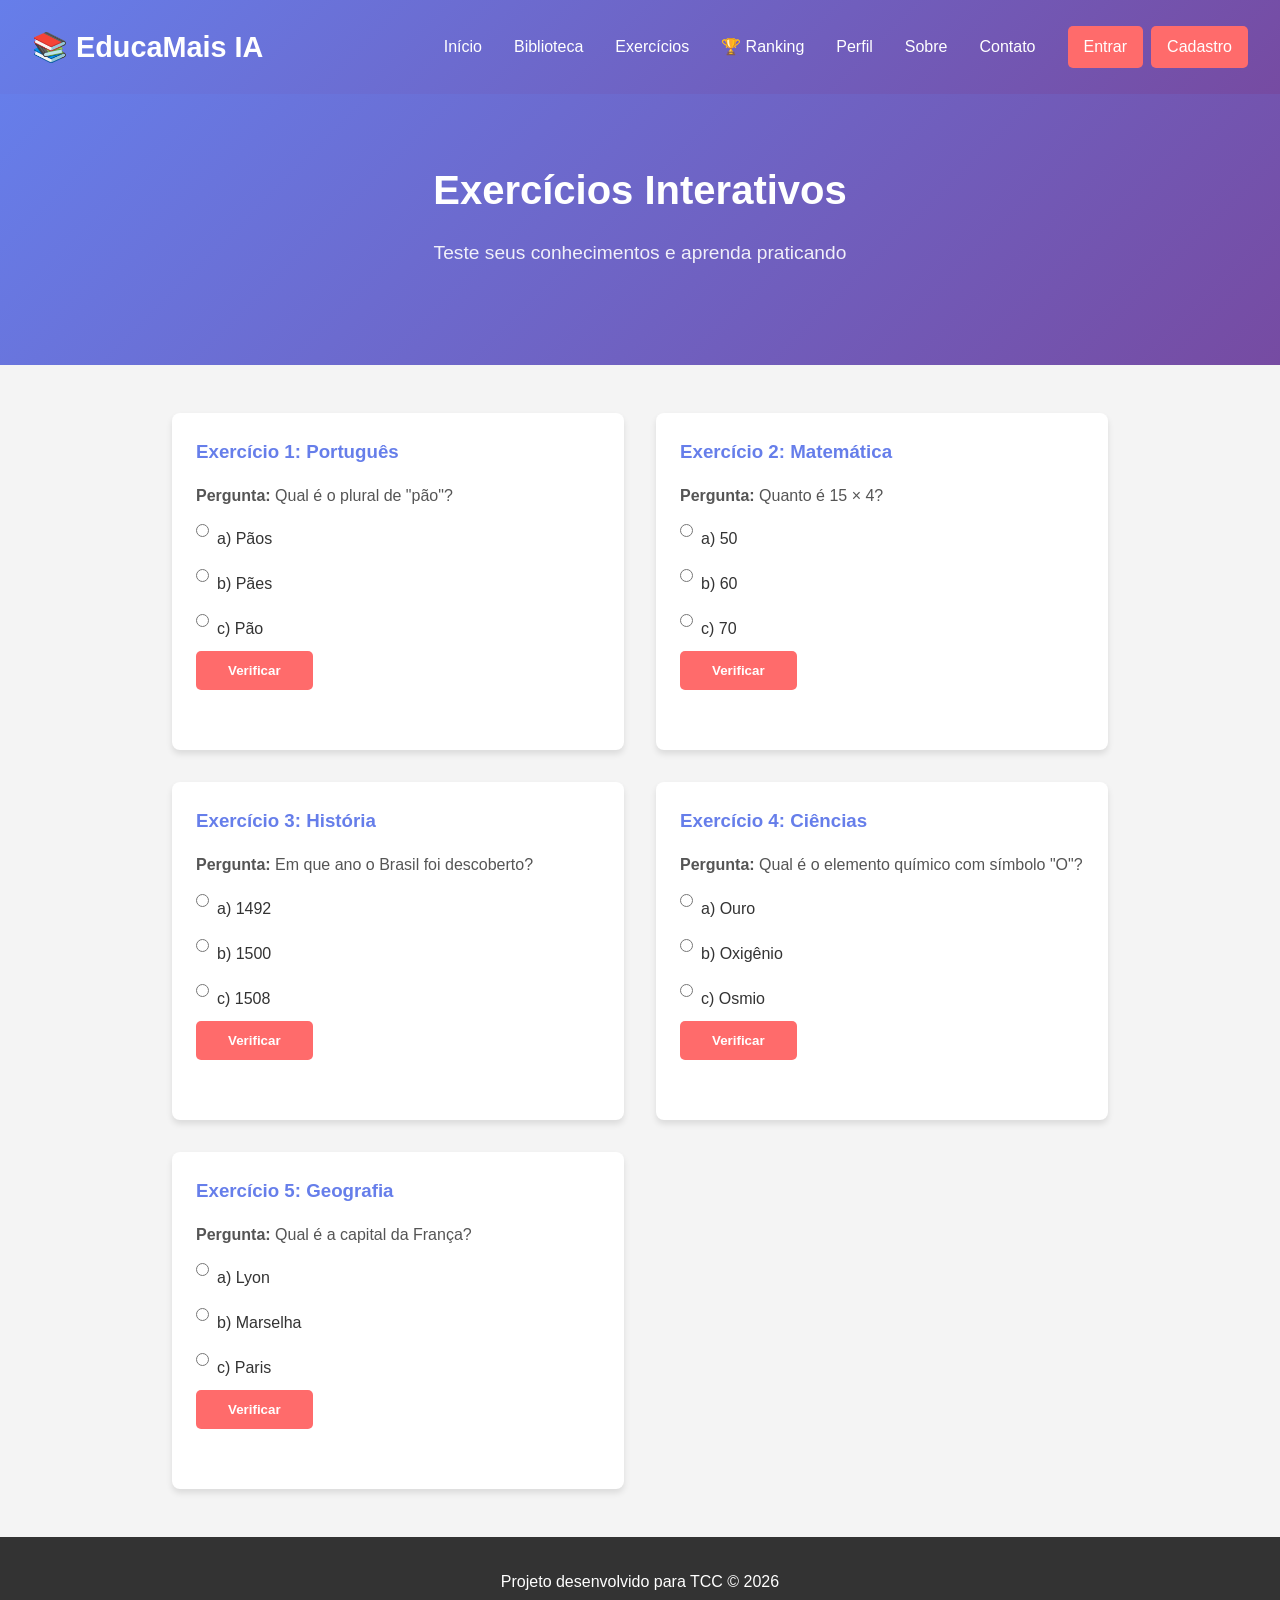
<file: exercicios.html>
<!DOCTYPE html>
<html lang="pt-BR">
<head>
    <meta charset="UTF-8">
    <meta name="viewport" content="width=device-width, initial-scale=1.0">
    <title>Exercícios - EducaMais IA</title>
    <link rel="stylesheet" href="css/style.css">
</head>
<body>

<header>
    <h1>📚 EducaMais IA</h1>
    <nav>
        <a href="index.html">Início</a>
        <a href="biblioteca.html">Biblioteca</a>
        <a href="exercicios.html">Exercícios</a>
        <a href="ranking.html">🏆 Ranking</a>
        <a href="perfil.html">Perfil</a>
        <a href="sobre.html">Sobre</a>
        <a href="contato.html">Contato</a>
        <div id="container-login-cadastro">
            <a href="login.html" class="link-auth">Entrar</a>
            <a href="cadastro.html" class="link-auth">Cadastro</a>
        </div>
        <div id="container-usuario-logado" style="display: none; align-items: center; gap: 1rem;"></div>
    </nav>
</header>

<section class="banner">
    <h2>Exercícios Interativos</h2>
    <p>Teste seus conhecimentos e aprenda praticando</p>
</section>

<section class="exercicios-container">
    <div class="exercicio">
        <h3>Exercício 1: Português</h3>
        <p><strong>Pergunta:</strong> Qual é o plural de "pão"?</p>
        <label><input type="radio" name="ex1" value="a"> a) Pãos</label>
        <label><input type="radio" name="ex1" value="b"> b) Pães</label>
        <label><input type="radio" name="ex1" value="c"> c) Pão</label>
        <button class="botao" onclick="verificarResposta(1, 'b')">Verificar</button>
        <div id="resultado1"></div>
    </div>

    <div class="exercicio">
        <h3>Exercício 2: Matemática</h3>
        <p><strong>Pergunta:</strong> Quanto é 15 × 4?</p>
        <label><input type="radio" name="ex2" value="a"> a) 50</label>
        <label><input type="radio" name="ex2" value="b"> b) 60</label>
        <label><input type="radio" name="ex2" value="c"> c) 70</label>
        <button class="botao" onclick="verificarResposta(2, 'b')">Verificar</button>
        <div id="resultado2"></div>
    </div>

    <div class="exercicio">
        <h3>Exercício 3: História</h3>
        <p><strong>Pergunta:</strong> Em que ano o Brasil foi descoberto?</p>
        <label><input type="radio" name="ex3" value="a"> a) 1492</label>
        <label><input type="radio" name="ex3" value="b"> b) 1500</label>
        <label><input type="radio" name="ex3" value="c"> c) 1508</label>
        <button class="botao" onclick="verificarResposta(3, 'b')">Verificar</button>
        <div id="resultado3"></div>
    </div>

    <div class="exercicio">
        <h3>Exercício 4: Ciências</h3>
        <p><strong>Pergunta:</strong> Qual é o elemento químico com símbolo "O"?</p>
        <label><input type="radio" name="ex4" value="a"> a) Ouro</label>
        <label><input type="radio" name="ex4" value="b"> b) Oxigênio</label>
        <label><input type="radio" name="ex4" value="c"> c) Osmio</label>
        <button class="botao" onclick="verificarResposta(4, 'b')">Verificar</button>
        <div id="resultado4"></div>
    </div>

    <div class="exercicio">
        <h3>Exercício 5: Geografia</h3>
        <p><strong>Pergunta:</strong> Qual é a capital da França?</p>
        <label><input type="radio" name="ex5" value="a"> a) Lyon</label>
        <label><input type="radio" name="ex5" value="b"> b) Marselha</label>
        <label><input type="radio" name="ex5" value="c"> c) Paris</label>
        <button class="botao" onclick="verificarResposta(5, 'c')">Verificar</button>
        <div id="resultado5"></div>
    </div>
</section>

<footer>
    Projeto desenvolvido para TCC © 2026
</footer>

<script src="js/script.js"></script>
<script>
function verificarResposta(numero, respostaCorreta) {
    const selecionada = document.querySelector(`input[name="ex${numero}"]:checked`);
    const resultado = document.getElementById(`resultado${numero}`);
    
    if (!selecionada) {
        resultado.innerHTML = '❌ Selecione uma resposta!';
        resultado.style.color = '#ff6b6b';
        return;
    }
    
    if (selecionada.value === respostaCorreta) {
        resultado.innerHTML = '✅ Resposta correta!';
        resultado.style.color = '#51cf66';
    } else {
        resultado.innerHTML = '❌ Resposta incorreta! Tente novamente.';
        resultado.style.color = '#ff6b6b';
    }
}
</script>
</body>
</html>
</file>
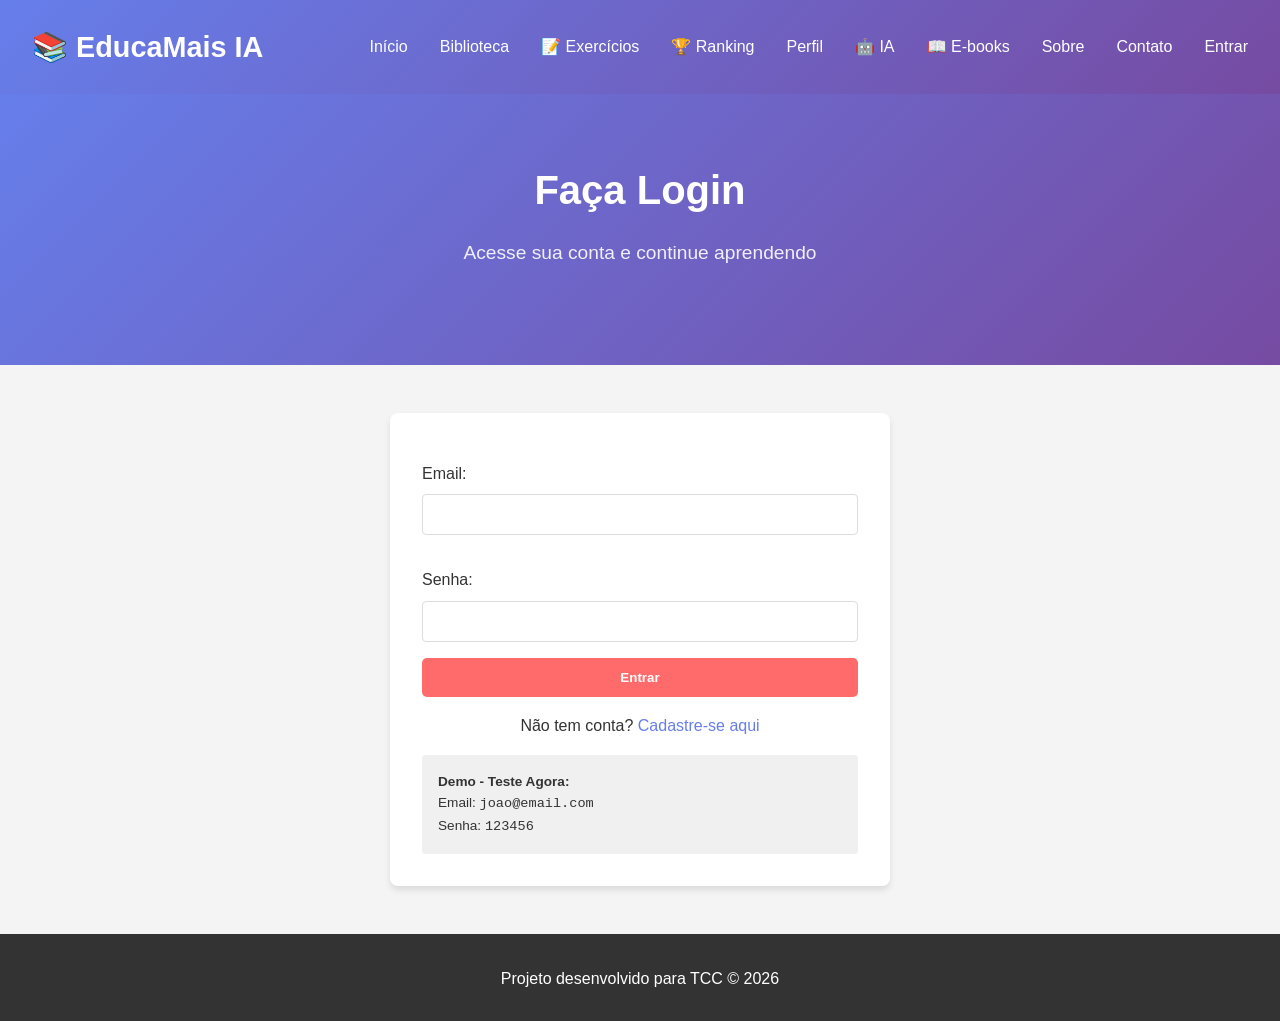
<file: login.html>
<!DOCTYPE html>
<html lang="pt-BR">
<head>
    <meta charset="UTF-8">
    <meta name="viewport" content="width=device-width, initial-scale=1.0">
    <title>Login - EducaMais IA</title>
    <link rel="stylesheet" href="css/style.css">
</head>
<body>

<header>
    <h1>📚 EducaMais IA</h1>
    <nav>
        <a href="index.html">Início</a>
        <a href="biblioteca.html">Biblioteca</a>
        <a href="exercicios-niveis.html">📝 Exercícios</a>
        <a href="ranking.html">🏆 Ranking</a>
        <a href="perfil.html">Perfil</a>
        <a href="assistente-ia.html">🤖 IA</a>
        <a href="ebooks-apostilas.html">📖 E-books</a>
        <a href="sobre.html">Sobre</a>
        <a href="contato.html">Contato</a>
        <a href="login.html">Entrar</a>
    </nav>
</header>

<section class="banner">
    <h2>Faça Login</h2>
    <p>Acesse sua conta e continue aprendendo</p>
</section>

<form onsubmit="enviarLogin(event)">
    <label for="email">Email:</label>
    <input type="email" id="email" name="email" required>

    <label for="senha">Senha:</label>
    <input type="password" id="senha" name="senha" required>

    <button type="submit" class="botao" style="width: 100%;">Entrar</button>

    <p style="text-align: center; margin-top: 1rem;">
        Não tem conta? <a href="cadastro.html" style="color: #667eea; text-decoration: none;">Cadastre-se aqui</a>
    </p>

    <div style="background: #f0f0f0; padding: 1rem; margin-top: 1rem; border-radius: 4px; font-size: 0.85rem;">
        <p><strong>Demo - Teste Agora:</strong></p>
        <p>Email: <code>joao@email.com</code></p>
        <p>Senha: <code>123456</code></p>
    </div>
</form>

<footer>
    Projeto desenvolvido para TCC © 2026
</footer>

<script src="js/script.js"></script>
</body>
</html>
</file>
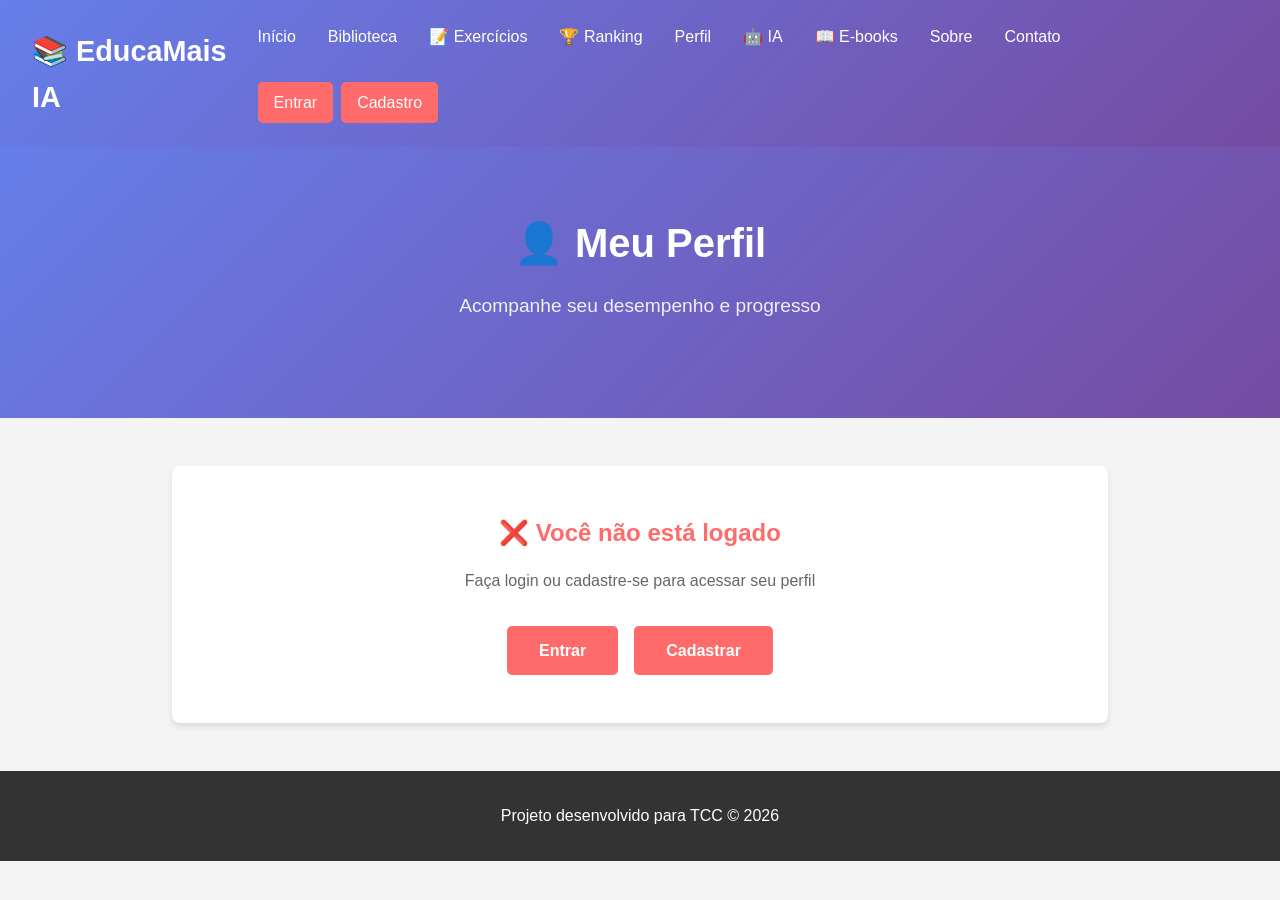
<file: perfil.html>
<!DOCTYPE html>
<html lang="pt-BR">
<head>
    <meta charset="UTF-8">
    <meta name="viewport" content="width=device-width, initial-scale=1.0">
    <title>Perfil - EducaMais IA</title>
    <link rel="stylesheet" href="css/style.css">
</head>
<body>

<header>
    <h1>📚 EducaMais IA</h1>
    <nav>
        <a href="index.html">Início</a>
        <a href="biblioteca.html">Biblioteca</a>
        <a href="exercicios-niveis.html">📝 Exercícios</a>
        <a href="ranking.html">🏆 Ranking</a>
        <a href="perfil.html">Perfil</a>
        <a href="assistente-ia.html">🤖 IA</a>
        <a href="ebooks-apostilas.html">📖 E-books</a>
        <a href="sobre.html">Sobre</a>
        <a href="contato.html">Contato</a>
        <div id="container-login-cadastro">
            <a href="login.html" class="link-auth">Entrar</a>
            <a href="cadastro.html" class="link-auth">Cadastro</a>
        </div>
        <div id="container-usuario-logado" style="display: none; align-items: center; gap: 1rem;"></div>
    </nav>
</header>

<section class="banner">
    <h2>👤 Meu Perfil</h2>
    <p>Acompanhe seu desempenho e progresso</p>
</section>

<section class="perfil-container">
    <div id="conteudo-perfil" style="display: none;">
        <div class="card-perfil">
            <h3>📋 Informações Pessoais</h3>
            <div class="info-perfil">
                <p><strong>Nome:</strong> <span id="nome-usuario"></span></p>
                <p><strong>Email:</strong> <span id="email-usuario"></span></p>
                <p><strong>Data de Cadastro:</strong> <span id="data-usuario"></span></p>
            </div>
        </div>

        <div class="card-perfil">
            <h3>⭐ Estatísticas</h3>
            <div class="stats-perfil">
                <div class="stat-perfil">
                    <h4>Pontos Totais</h4>
                    <p class="numero" id="pontos-total">0</p>
                </div>
                <div class="stat-perfil">
                    <h4>Questões Resolvidas</h4>
                    <p class="numero" id="questoes-total">0</p>
                </div>
                <div class="stat-perfil">
                    <h4>Pontos por Questão</h4>
                    <p class="numero">10</p>
                </div>
            </div>
        </div>

        <div class="card-perfil">
            <h3>📊 Minha Posição</h3>
            <div class="posicao-ranking">
                <h2 id="posicao-ranking">1º lugar</h2>
                <p id="mensagem-posicao">Parabéns! Você está em primeiro lugar! 🏆</p>
            </div>
        </div>

        <div class="card-perfil">
            <h3>🎯 Próximas Metas</h3>
            <div class="metas">
                <div class="meta">
                    <p>Resolver 10 questões: <span id="meta-10">0/10</span></p>
                    <div class="barra-progresso">
                        <div class="progresso" id="prog-10" style="width: 0%"></div>
                    </div>
                </div>
                <div class="meta">
                    <p>Alcançar 100 pontos: <span id="meta-100">0/100</span></p>
                    <div class="barra-progresso">
                        <div class="progresso" id="prog-100" style="width: 0%"></div>
                    </div>
                </div>
                <div class="meta">
                    <p>Alcançar 500 pontos: <span id="meta-500">0/500</span></p>
                    <div class="barra-progresso">
                        <div class="progresso" id="prog-500" style="width: 0%"></div>
                    </div>
                </div>
            </div>
        </div>

        <button class="botao botao-logout" onclick="sistema.logout(); location.href='index.html';" style="margin-top: 2rem;">
            🚪 Fazer Logout
        </button>
    </div>

    <div id="conteudo-nao-logado" class="card-vazio">
        <h3>❌ Você não está logado</h3>
        <p>Faça login ou cadastre-se para acessar seu perfil</p>
        <div style="display: flex; gap: 1rem; justify-content: center;">
            <a href="login.html" class="botao">Entrar</a>
            <a href="cadastro.html" class="botao">Cadastrar</a>
        </div>
    </div>
</section>

<footer>
    Projeto desenvolvido para TCC © 2026
</footer>

<script src="js/script.js"></script>
<script>
document.addEventListener('DOMContentLoaded', function() {
    if (sistema.usuarioLogado) {
        // Usuário logado - mostrar perfil
        document.getElementById('conteudo-perfil').style.display = 'block';
        document.getElementById('conteudo-nao-logado').style.display = 'none';

        const usuario = sistema.usuarioLogado;

        // Preencher informações
        document.getElementById('nome-usuario').textContent = usuario.nome;
        document.getElementById('email-usuario').textContent = usuario.email;
        document.getElementById('data-usuario').textContent = usuario.dataCadastro;
        document.getElementById('pontos-total').textContent = usuario.pontos + ' ⭐';
        document.getElementById('questoes-total').textContent = usuario.questoesResolvidas || 0;

        // Calcular posição no ranking
        const ranking = sistema.obterRanking();
        const posicao = ranking.findIndex(u => u.email === usuario.email) + 1;
        
        document.getElementById('posicao-ranking').textContent = posicao + 'º lugar';
        
        if (posicao === 1) {
            document.getElementById('mensagem-posicao').textContent = '🏆 Parabéns! Você está em primeiro lugar!';
        } else {
            const pontosProximo = ranking[posicao - 2]?.pontos || 0;
            const diferenca = pontosProximo - usuario.pontos;
            document.getElementById('mensagem-posicao').textContent = 
                `Faltam ${diferenca} pontos para ultrapassar o ${posicao - 1}º lugar!`;
        }

        // Atualizar metas
        const questoes = usuario.questoesResolvidas || 0;
        const pontos = usuario.pontos;

        document.getElementById('meta-10').textContent = `${Math.min(questoes, 10)}/10`;
        document.getElementById('prog-10').style.width = Math.min((questoes / 10) * 100, 100) + '%';

        document.getElementById('meta-100').textContent = `${Math.min(pontos, 100)}/100`;
        document.getElementById('prog-100').style.width = Math.min((pontos / 100) * 100, 100) + '%';

        document.getElementById('meta-500').textContent = `${Math.min(pontos, 500)}/500`;
        document.getElementById('prog-500').style.width = Math.min((pontos / 500) * 100, 100) + '%';
    } else {
        // Usuário não logado
        document.getElementById('conteudo-perfil').style.display = 'none';
        document.getElementById('conteudo-nao-logado').style.display = 'block';
    }
});
</script>
</body>
</html>
</file>
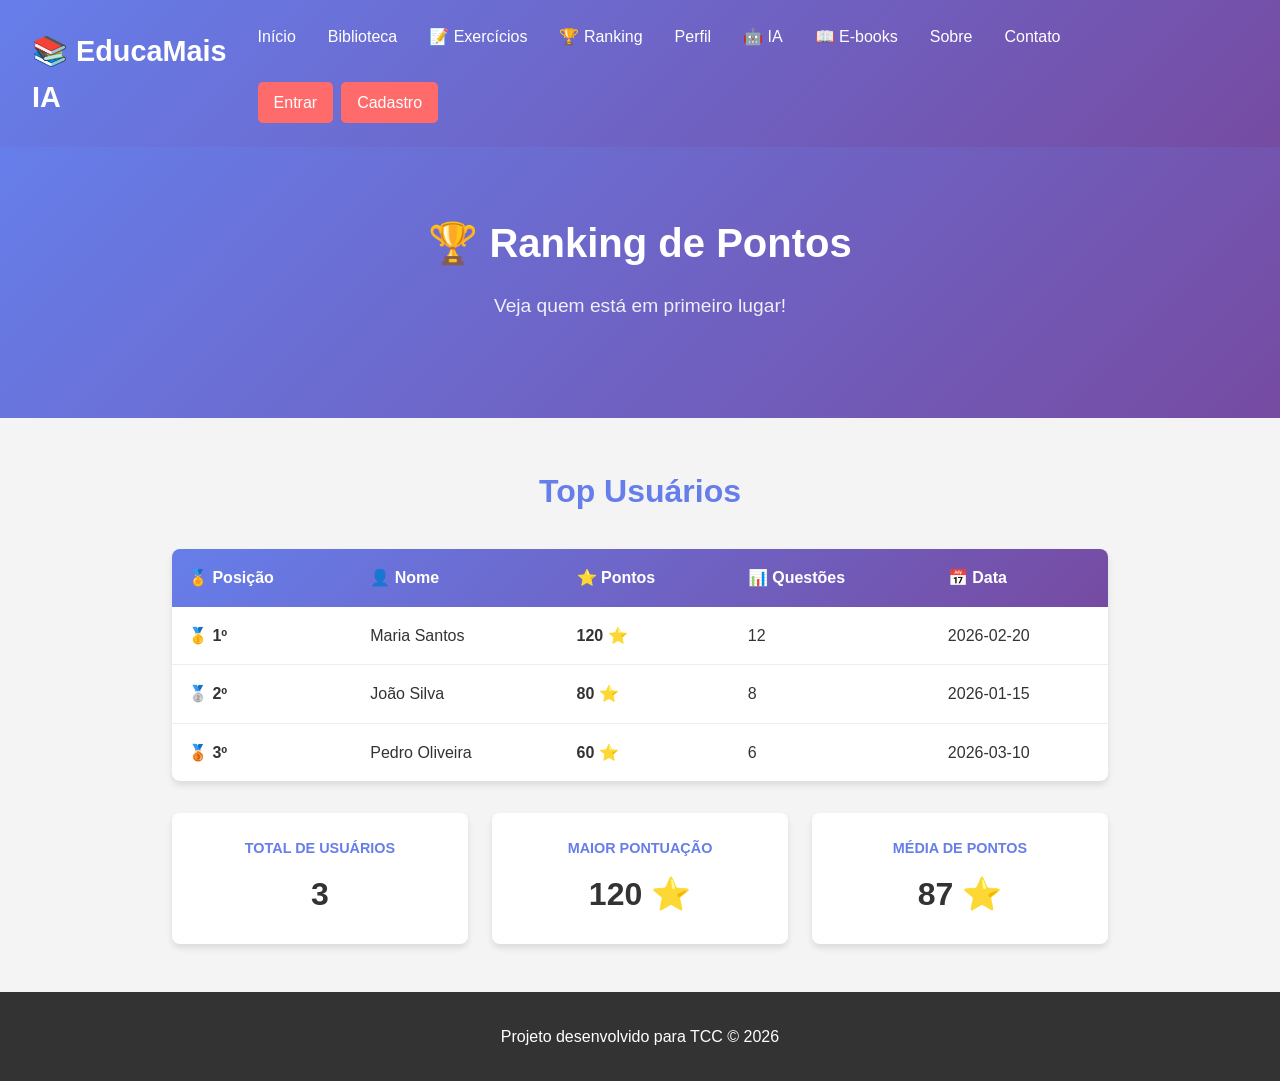
<file: ranking.html>
<!DOCTYPE html>
<html lang="pt-BR">
<head>
    <meta charset="UTF-8">
    <meta name="viewport" content="width=device-width, initial-scale=1.0">
    <title>Ranking - EducaMais IA</title>
    <link rel="stylesheet" href="css/style.css">
</head>
<body>

<header>
    <h1>📚 EducaMais IA</h1>
    <nav>
        <a href="index.html">Início</a>
        <a href="biblioteca.html">Biblioteca</a>
        <a href="exercicios-niveis.html">📝 Exercícios</a>
        <a href="ranking.html">🏆 Ranking</a>
        <a href="perfil.html">Perfil</a>
        <a href="assistente-ia.html">🤖 IA</a>
        <a href="ebooks-apostilas.html">📖 E-books</a>
        <a href="sobre.html">Sobre</a>
        <a href="contato.html">Contato</a>
        <div id="container-login-cadastro">
            <a href="login.html" class="link-auth">Entrar</a>
            <a href="cadastro.html" class="link-auth">Cadastro</a>
        </div>
        <div id="container-usuario-logado" style="display: none; align-items: center; gap: 1rem;"></div>
    </nav>
</header>

<section class="banner">
    <h2>🏆 Ranking de Pontos</h2>
    <p>Veja quem está em primeiro lugar!</p>
</section>

<section class="ranking-container">
    <h2>Top Usuários</h2>
    <table class="tabela-ranking">
        <thead>
            <tr>
                <th>🏅 Posição</th>
                <th>👤 Nome</th>
                <th>⭐ Pontos</th>
                <th>📊 Questões</th>
                <th>📅 Data</th>
            </tr>
        </thead>
        <tbody id="corpo-ranking">
            <!-- Preenchido por JavaScript -->
        </tbody>
    </table>
</section>

<section class="stats-ranking">
    <div class="stat-ranking">
        <h3>Total de Usuários</h3>
        <p id="total-usuarios">0</p>
    </div>
    <div class="stat-ranking">
        <h3>Maior Pontuação</h3>
        <p id="maior-pontuacao">0 pts</p>
    </div>
    <div class="stat-ranking">
        <h3>Média de Pontos</h3>
        <p id="media-pontos">0 pts</p>
    </div>
</section>

<footer>
    Projeto desenvolvido para TCC © 2026
</footer>

<script src="js/script.js"></script>
<script>
document.addEventListener('DOMContentLoaded', function() {
    const ranking = sistema.obterRanking();
    const tbody = document.getElementById('corpo-ranking');
    
    // Preencher tabela de ranking
    ranking.forEach(usuario => {
        const tr = document.createElement('tr');
        let medalha = '🥇';
        if (usuario.posicao === 2) medalha = '🥈';
        if (usuario.posicao === 3) medalha = '🥉';
        
        tr.innerHTML = `
            <td><strong>${medalha} ${usuario.posicao}º</strong></td>
            <td>${usuario.nome}</td>
            <td><strong>${usuario.pontos} ⭐</strong></td>
            <td>${usuario.questoesResolvidas || 0}</td>
            <td>${usuario.dataCadastro}</td>
        `;
        
        // Destacar usuário logado
        if (sistema.usuarioLogado && usuario.email === sistema.usuarioLogado.email) {
            tr.style.background = 'linear-gradient(90deg, #667eea 0%, #764ba2 100%)';
            tr.style.color = 'white';
            tr.style.fontWeight = 'bold';
        }
        
        tbody.appendChild(tr);
    });
    
    // Estatísticas
    document.getElementById('total-usuarios').textContent = sistema.usuarios.length;
    const maiorPonto = Math.max(...sistema.usuarios.map(u => u.pontos));
    document.getElementById('maior-pontuacao').textContent = maiorPonto + ' ⭐';
    const mediapontos = Math.round(sistema.usuarios.reduce((a, b) => a + b.pontos, 0) / sistema.usuarios.length);
    document.getElementById('media-pontos').textContent = mediapontos + ' ⭐';
});
</script>
</body>
</html>
</file>
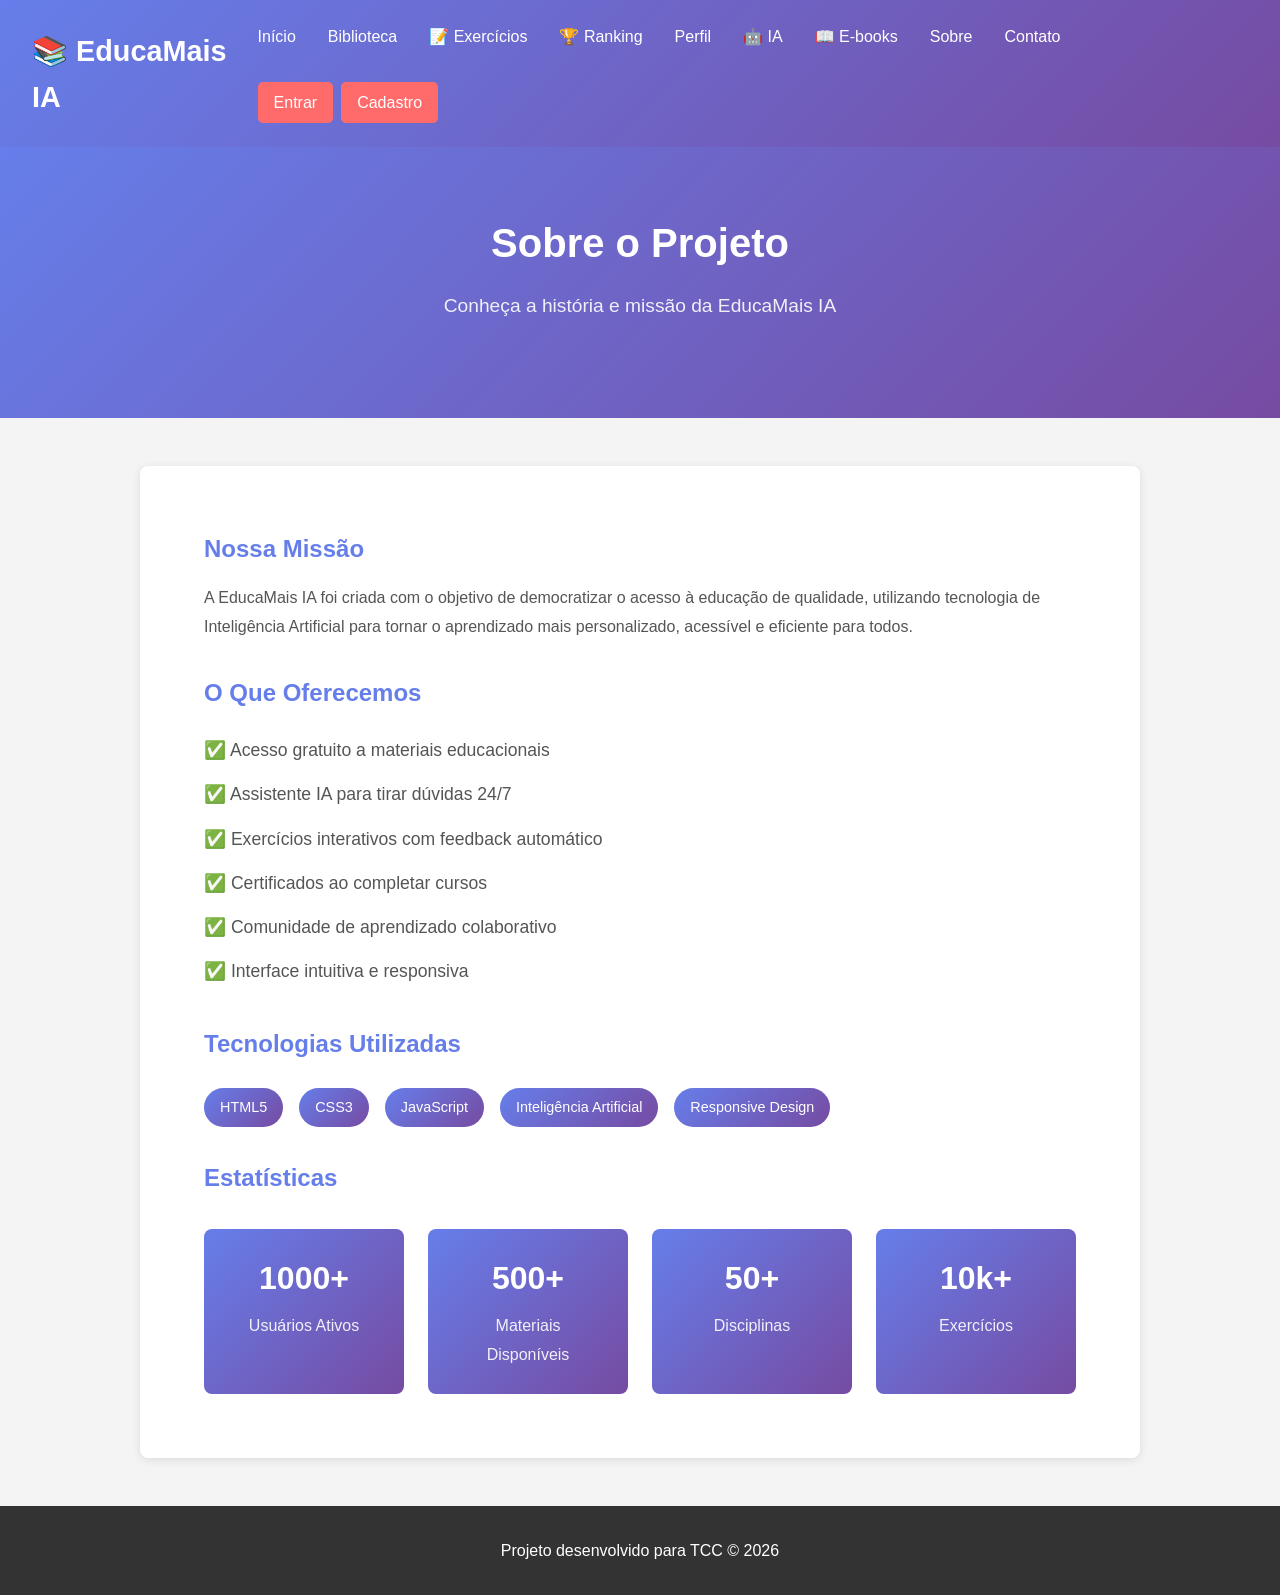
<file: sobre.html>
<!DOCTYPE html>
<html lang="pt-BR">
<head>
    <meta charset="UTF-8">
    <meta name="viewport" content="width=device-width, initial-scale=1.0">
    <title>Sobre - EducaMais IA</title>
    <link rel="stylesheet" href="css/style.css">
</head>
<body>

<header>
    <h1>📚 EducaMais IA</h1>
    <nav>
        <a href="index.html">Início</a>
        <a href="biblioteca.html">Biblioteca</a>
        <a href="exercicios-niveis.html">📝 Exercícios</a>
        <a href="ranking.html">🏆 Ranking</a>
        <a href="perfil.html">Perfil</a>
        <a href="assistente-ia.html">🤖 IA</a>
        <a href="ebooks-apostilas.html">📖 E-books</a>
        <a href="sobre.html">Sobre</a>
        <a href="contato.html">Contato</a>
        <div id="container-login-cadastro">
            <a href="login.html" class="link-auth">Entrar</a>
            <a href="cadastro.html" class="link-auth">Cadastro</a>
        </div>
        <div id="container-usuario-logado" style="display: none; align-items: center; gap: 1rem;"></div>
    </nav>
</header>

<section class="banner">
    <h2>Sobre o Projeto</h2>
    <p>Conheça a história e missão da EducaMais IA</p>
</section>

<section class="conteudo">
    <div class="container">
        <h2>Nossa Missão</h2>
        <p>
            A EducaMais IA foi criada com o objetivo de democratizar o acesso à educação de qualidade,
            utilizando tecnologia de Inteligência Artificial para tornar o aprendizado mais personalizado,
            acessível e eficiente para todos.
        </p>

        <h2>O Que Oferecemos</h2>
        <ul class="lista-beneficios">
            <li>✅ Acesso gratuito a materiais educacionais</li>
            <li>✅ Assistente IA para tirar dúvidas 24/7</li>
            <li>✅ Exercícios interativos com feedback automático</li>
            <li>✅ Certificados ao completar cursos</li>
            <li>✅ Comunidade de aprendizado colaborativo</li>
            <li>✅ Interface intuitiva e responsiva</li>
        </ul>

        <h2>Tecnologias Utilizadas</h2>
        <div class="tecnologias">
            <span class="tag">HTML5</span>
            <span class="tag">CSS3</span>
            <span class="tag">JavaScript</span>
            <span class="tag">Inteligência Artificial</span>
            <span class="tag">Responsive Design</span>
        </div>

        <h2>Estatísticas</h2>
        <div class="stats">
            <div class="stat-card">
                <h3>1000+</h3>
                <p>Usuários Ativos</p>
            </div>
            <div class="stat-card">
                <h3>500+</h3>
                <p>Materiais Disponíveis</p>
            </div>
            <div class="stat-card">
                <h3>50+</h3>
                <p>Disciplinas</p>
            </div>
            <div class="stat-card">
                <h3>10k+</h3>
                <p>Exercícios</p>
            </div>
        </div>
    </div>
</section>

<footer>
    Projeto desenvolvido para TCC © 2026
</footer>

<script src="js/script.js"></script>
</body>
</html>
</file>
<file: css/style.css>
* {
    margin: 0;
    padding: 0;
    box-sizing: border-box;
}

body {
    font-family: 'Segoe UI', Tahoma, Geneva, Verdana, sans-serif;
    line-height: 1.6;
    color: #333;
    background-color: #f4f4f4;
}

/* Header e Navegação */
header {
    background: linear-gradient(135deg, #667eea 0%, #764ba2 100%);
    color: white;
    padding: 1.5rem 2rem;
    display: flex;
    justify-content: space-between;
    align-items: center;
    box-shadow: 0 2px 10px rgba(0, 0, 0, 0.1);
}

header h1 {
    font-size: 1.8rem;
    font-weight: 600;
}

nav {
    display: flex;
    gap: 2rem;
    align-items: center;
    flex-wrap: wrap;
}

nav a {
    color: white;
    text-decoration: none;
    font-weight: 500;
    transition: opacity 0.3s ease;
}

nav a:hover {
    opacity: 0.8;
}

#container-login-cadastro {
    display: flex;
    gap: 0.5rem;
}

#container-usuario-logado {
    display: flex;
}

/* Banner */
.banner {
    background: linear-gradient(135deg, #667eea 0%, #764ba2 100%);
    color: white;
    text-align: center;
    padding: 4rem 2rem;
    margin-bottom: 3rem;
}

.banner h2 {
    font-size: 2.5rem;
    margin-bottom: 1rem;
}

.banner p {
    font-size: 1.2rem;
    margin-bottom: 2rem;
    opacity: 0.9;
}

.botao {
    display: inline-block;
    background-color: #ff6b6b;
    color: white;
    padding: 0.75rem 2rem;
    border-radius: 5px;
    text-decoration: none;
    font-weight: 600;
    transition: background-color 0.3s ease, transform 0.3s ease;
    border: none;
    cursor: pointer;
}

.botao:hover {
    background-color: #ff5252;
    transform: translateY(-2px);
}

/* Seção de Recursos */
.recursos {
    display: grid;
    grid-template-columns: repeat(auto-fit, minmax(250px, 1fr));
    gap: 2rem;
    padding: 2rem;
    max-width: 1200px;
    margin: 0 auto;
    margin-bottom: 3rem;
}

.card {
    background: white;
    border-radius: 8px;
    padding: 2rem;
    text-align: center;
    box-shadow: 0 4px 6px rgba(0, 0, 0, 0.1);
    transition: transform 0.3s ease, box-shadow 0.3s ease;
    animation: fadeIn 0.5s ease-out;
}

.card:hover {
    transform: translateY(-5px);
    box-shadow: 0 8px 12px rgba(0, 0, 0, 0.15);
}

.card h3 {
    font-size: 1.5rem;
    margin-bottom: 1rem;
    color: #667eea;
}

.card p {
    color: #666;
    font-size: 0.95rem;
}

/* Conteúdo */
.conteudo {
    max-width: 1000px;
    margin: 2rem auto;
    padding: 2rem;
    background: white;
    border-radius: 8px;
    box-shadow: 0 2px 10px rgba(0, 0, 0, 0.1);
}

.conteudo h2 {
    color: #667eea;
    margin-top: 2rem;
    margin-bottom: 1rem;
    font-size: 1.5rem;
}

.conteudo p {
    color: #555;
    line-height: 1.8;
    margin-bottom: 1rem;
}

.lista-beneficios {
    list-style: none;
    padding: 0;
    margin: 1rem 0;
}

.lista-beneficios li {
    padding: 0.5rem 0;
    color: #555;
    font-size: 1.1rem;
}

/* Tags de Tecnologia */
.tecnologias {
    display: flex;
    flex-wrap: wrap;
    gap: 1rem;
    margin: 1.5rem 0;
}

.tag {
    background: linear-gradient(135deg, #667eea 0%, #764ba2 100%);
    color: white;
    padding: 0.5rem 1rem;
    border-radius: 20px;
    font-size: 0.9rem;
    font-weight: 500;
}

/* Cards de Estatísticas */
.stats {
    display: grid;
    grid-template-columns: repeat(auto-fit, minmax(150px, 1fr));
    gap: 1.5rem;
    margin: 2rem 0;
}

.stat-card {
    background: linear-gradient(135deg, #667eea 0%, #764ba2 100%);
    color: white;
    padding: 1.5rem;
    border-radius: 8px;
    text-align: center;
}

.stat-card h3 {
    font-size: 2rem;
    margin-bottom: 0.5rem;
}

.stat-card p {
    color: rgba(255, 255, 255, 0.9);
    margin: 0;
}

/* Container */
.container {
    max-width: 1000px;
    margin: 0 auto;
    padding: 0 2rem;
}

/* Contato */
.contato-container {
    display: grid;
    grid-template-columns: 1fr 1fr;
    gap: 2rem;
    max-width: 1000px;
    margin: 2rem auto;
    padding: 0 2rem;
}

.contato-info {
    background: white;
    padding: 2rem;
    border-radius: 8px;
    box-shadow: 0 4px 6px rgba(0, 0, 0, 0.1);
}

.contato-info h3 {
    color: #667eea;
    margin-bottom: 1rem;
}

.contato-info p {
    margin-bottom: 1rem;
    color: #555;
}

.redes-sociais {
    display: flex;
    gap: 1rem;
    margin-top: 1rem;
    flex-wrap: wrap;
}

.redes-sociais a {
    background: #667eea;
    color: white;
    padding: 0.5rem 1rem;
    border-radius: 5px;
    text-decoration: none;
    transition: background 0.3s ease;
}

.redes-sociais a:hover {
    background: #764ba2;
}

.formulario-contato {
    background: white;
    padding: 2rem;
    border-radius: 8px;
    box-shadow: 0 4px 6px rgba(0, 0, 0, 0.1);
}

.formulario-contato h3 {
    color: #667eea;
    margin-bottom: 1rem;
}

/* FAQ */
.faq {
    background: white;
    margin: 3rem 0;
    padding: 2rem;
}

.faq h2 {
    text-align: center;
    color: #667eea;
    margin-bottom: 2rem;
    font-size: 2rem;
}

.faq-item {
    background: #f9f9f9;
    padding: 1.5rem;
    margin-bottom: 1rem;
    border-left: 4px solid #667eea;
    border-radius: 4px;
    animation: fadeIn 0.5s ease-out;
}

.faq-item h4 {
    color: #667eea;
    margin-bottom: 0.5rem;
}

.faq-item p {
    color: #555;
    margin: 0;
}

/* Exercícios */
.exercicios-container {
    display: grid;
    grid-template-columns: repeat(auto-fit, minmax(300px, 1fr));
    gap: 2rem;
    max-width: 1000px;
    margin: 2rem auto;
    padding: 0 2rem;
}

.exercicio {
    background: white;
    padding: 1.5rem;
    border-radius: 8px;
    box-shadow: 0 4px 6px rgba(0, 0, 0, 0.1);
    animation: fadeIn 0.5s ease-out;
}

.exercicio h3 {
    color: #667eea;
    margin-bottom: 1rem;
}

.exercicio p {
    color: #555;
    margin-bottom: 1rem;
}

.exercicio label {
    display: flex;
    align-items: center;
    gap: 0.5rem;
    margin-bottom: 0.5rem;
    cursor: pointer;
}

.exercicio input[type="radio"] {
    width: auto;
}

#resultado1, #resultado2, #resultado3, #resultado4, #resultado5 {
    margin-top: 1rem;
    font-weight: 600;
    min-height: 20px;
}

/* Formulários */
form {
    max-width: 500px;
    margin: 2rem auto;
    background: white;
    padding: 2rem;
    border-radius: 8px;
    box-shadow: 0 4px 6px rgba(0, 0, 0, 0.1);
}

label {
    display: block;
    margin: 1rem 0 0.5rem;
    font-weight: 500;
}

input, textarea {
    width: 100%;
    padding: 0.75rem;
    margin-bottom: 1rem;
    border: 1px solid #ddd;
    border-radius: 4px;
    font-family: inherit;
}

input:focus, textarea:focus {
    outline: none;
    border-color: #667eea;
    box-shadow: 0 0 0 3px rgba(102, 126, 234, 0.1);
}

/* ===== SISTEMA DE USUÁRIOS =====*/

.link-auth {
    background: #ff6b6b;
    color: white !important;
    padding: 0.5rem 1rem;
    border-radius: 5px;
    text-decoration: none;
    transition: background 0.3s ease;
}

.link-auth:hover {
    background: #ff5252;
}

.usuario-info {
    display: flex;
    align-items: center;
    gap: 1.5rem;
}

.nome-usuario {
    color: white;
    font-weight: 600;
    font-size: 1.1rem;
}

.pontos-usuario {
    background: #ff6b6b;
    color: white;
    padding: 0.5rem 1rem;
    border-radius: 20px;
    font-weight: 600;
}

.btn-logout {
    background: #ff6b6b;
    color: white;
    padding: 0.5rem 1.5rem;
    border: none;
    border-radius: 5px;
    cursor: pointer;
    font-weight: 600;
    transition: background 0.3s ease;
}

.btn-logout:hover {
    background: #ff5252;
}

/* ===== RANKING =====*/

.ranking-container {
    max-width: 1000px;
    margin: 2rem auto;
    padding: 0 2rem;
}

.ranking-container h2 {
    text-align: center;
    color: #667eea;
    margin-bottom: 2rem;
    font-size: 2rem;
}

.tabela-ranking {
    width: 100%;
    border-collapse: collapse;
    background: white;
    border-radius: 8px;
    overflow: hidden;
    box-shadow: 0 4px 6px rgba(0, 0, 0, 0.1);
}

.tabela-ranking thead {
    background: linear-gradient(135deg, #667eea 0%, #764ba2 100%);
    color: white;
}

.tabela-ranking th {
    padding: 1rem;
    text-align: left;
    font-weight: 600;
}

.tabela-ranking td {
    padding: 1rem;
    border-bottom: 1px solid #eee;
}

.tabela-ranking tbody tr:hover {
    background: #f9f9f9;
}

.tabela-ranking tbody tr:last-child td {
    border-bottom: none;
}

.stats-ranking {
    display: grid;
    grid-template-columns: repeat(auto-fit, minmax(200px, 1fr));
    gap: 1.5rem;
    max-width: 1000px;
    margin: 2rem auto;
    padding: 0 2rem;
}

.stat-ranking {
    background: white;
    padding: 1.5rem;
    border-radius: 8px;
    text-align: center;
    box-shadow: 0 4px 6px rgba(0, 0, 0, 0.1);
}

.stat-ranking h3 {
    color: #667eea;
    margin-bottom: 0.5rem;
    font-size: 0.9rem;
    text-transform: uppercase;
}

.stat-ranking p {
    font-size: 2rem;
    font-weight: 700;
    color: #333;
    margin: 0;
}

/* ===== PERFIL =====*/

.perfil-container {
    max-width: 1000px;
    margin: 2rem auto;
    padding: 0 2rem;
}

.card-perfil {
    background: white;
    padding: 2rem;
    margin-bottom: 2rem;
    border-radius: 8px;
    box-shadow: 0 4px 6px rgba(0, 0, 0, 0.1);
}

.card-perfil h3 {
    color: #667eea;
    margin-bottom: 1.5rem;
    font-size: 1.3rem;
}

.info-perfil p {
    margin-bottom: 1rem;
    color: #555;
    font-size: 1.05rem;
}

.info-perfil strong {
    color: #333;
}

.stats-perfil {
    display: grid;
    grid-template-columns: repeat(auto-fit, minmax(150px, 1fr));
    gap: 1rem;
}

.stat-perfil {
    background: linear-gradient(135deg, #667eea 0%, #764ba2 100%);
    color: white;
    padding: 1.5rem;
    border-radius: 8px;
    text-align: center;
}

.stat-perfil h4 {
    font-size: 0.9rem;
    margin-bottom: 0.5rem;
    opacity: 0.9;
}

.stat-perfil .numero {
    font-size: 2rem;
    font-weight: 700;
    margin: 0;
}

.posicao-ranking {
    background: linear-gradient(135deg, #667eea 0%, #764ba2 100%);
    color: white;
    padding: 2rem;
    border-radius: 8px;
    text-align: center;
}

.posicao-ranking h2 {
    font-size: 3rem;
    margin: 0 0 1rem;
}

.posicao-ranking p {
    font-size: 1.1rem;
    margin: 0;
    opacity: 0.95;
}

.metas {
    display: flex;
    flex-direction: column;
    gap: 1.5rem;
}

.meta {
    padding: 1rem;
    background: #f9f9f9;
    border-radius: 8px;
}

.meta p {
    margin-bottom: 0.5rem;
    color: #333;
    font-weight: 500;
}

.barra-progresso {
    width: 100%;
    height: 10px;
    background: #e0e0e0;
    border-radius: 10px;
    overflow: hidden;
}

.progresso {
    height: 100%;
    background: linear-gradient(90deg, #667eea 0%, #764ba2 100%);
    transition: width 0.3s ease;
}

.card-vazio {
    background: white;
    padding: 3rem;
    border-radius: 8px;
    text-align: center;
    box-shadow: 0 4px 6px rgba(0, 0, 0, 0.1);
}

.card-vazio h3 {
    color: #ff6b6b;
    font-size: 1.5rem;
    margin-bottom: 1rem;
}

.card-vazio p {
    color: #666;
    margin-bottom: 2rem;
}

.botao-logout {
    background: #ff6b6b;
}

.botao-logout:hover {
    background: #ff5252;
}

/* Dark Mode */
body.dark-mode {
    background-color: #1a1a1a;
    color: #e0e0e0;
}

body.dark-mode header,
body.dark-mode .banner {
    background: linear-gradient(135deg, #4a5568 0%, #2d3748 100%);
}

body.dark-mode .card,
body.dark-mode form,
body.dark-mode .conteudo,
body.dark-mode .contato-info,
body.dark-mode .formulario-contato,
body.dark-mode .exercicio,
body.dark-mode .faq,
body.dark-mode .tabela-ranking,
body.dark-mode .card-perfil,
body.dark-mode .stat-ranking,
body.dark-mode .card-vazio {
    background: #2d2d2d;
    color: #e0e0e0;
}

body.dark-mode input,
body.dark-mode textarea {
    background: #3a3a3a;
    color: #e0e0e0;
    border-color: #555;
}

body.dark-mode .faq-item {
    background: #3a3a3a;
    border-left-color: #667eea;
}

body.dark-mode .tabela-ranking tbody tr:hover {
    background: #3a3a3a;
}

body.dark-mode .tabela-ranking td {
    border-bottom-color: #444;
}

body.dark-mode .info-perfil p,
body.dark-mode .meta p {
    color: #b0b0b0;
}

/* ===== EXERCÍCIOS COM NÍVEIS ===== */

.exercicios-section {
    max-width: 1200px;
    margin: 2rem auto;
    padding: 0 2rem;
}

.selector-container {
    display: grid;
    grid-template-columns: 1fr 1fr;
    gap: 1.5rem;
    margin-bottom: 3rem;
    background: white;
    padding: 2rem;
    border-radius: 8px;
    box-shadow: 0 2px 10px rgba(0, 0, 0, 0.1);
}

.selector-container label {
    display: block;
    margin-bottom: 0.5rem;
    color: #333;
    font-weight: 600;
}

.selector-container select {
    width: 100%;
    padding: 0.75rem;
    border: 1px solid #ddd;
    border-radius: 4px;
    font-family: inherit;
    cursor: pointer;
}

.questoes-grid {
    display: grid;
    grid-template-columns: repeat(auto-fill, minmax(350px, 1fr));
    gap: 2rem;
}

.questao-card {
    background: white;
    padding: 1.5rem;
    border-radius: 8px;
    box-shadow: 0 4px 6px rgba(0, 0, 0, 0.1);
}

.questao-header {
    display: flex;
    justify-content: space-between;
    align-items: center;
    margin-bottom: 1rem;
}

.questao-header h3 {
    color: #667eea;
    margin: 0;
}

.pontos-badge {
    background: #ff6b6b;
    color: white;
    padding: 0.25rem 0.75rem;
    border-radius: 20px;
    font-size: 0.85rem;
    font-weight: 600;
}

.questao-pergunta {
    color: #333;
    font-weight: 600;
    margin-bottom: 1rem;
}

.questao-opcoes {
    display: flex;
    flex-direction: column;
    gap: 0.75rem;
    margin-bottom: 1rem;
}

.opcao-label {
    display: flex;
    align-items: center;
    gap: 0.75rem;
    padding: 0.75rem;
    border: 2px solid #ddd;
    border-radius: 4px;
    cursor: pointer;
    transition: all 0.3s ease;
}

.opcao-label:hover {
    border-color: #667eea;
    background: #f9f9f9;
}

.opcao-label input[type="radio"] {
    width: auto;
}

.resultado-questao {
    padding: 1rem;
    border-radius: 4px;
    font-size: 0.95rem;
    margin-top: 1rem;
}

/* ===== ASSISTENTE IA ===== */

.assistente-container {
    display: grid;
    grid-template-columns: 300px 1fr 250px;
    gap: 2rem;
    max-width: 1400px;
    margin: 2rem auto;
    padding: 0 2rem;
}

.ia-info {
    background: white;
    padding: 1.5rem;
    border-radius: 8px;
    box-shadow: 0 4px 6px rgba(0, 0, 0, 0.1);
    height: fit-content;
}

.ia-info h3 {
    color: #667eea;
    margin-bottom: 1rem;
}

.ia-info ul {
    list-style: none;
    padding: 0;
}

.ia-info li {
    padding: 0.75rem 0;
    color: #555;
    border-bottom: 1px solid #eee;
}

.ia-info li:last-child {
    border-bottom: none;
}

.chat-container {
    background: white;
    border-radius: 8px;
    box-shadow: 0 4px 6px rgba(0, 0, 0, 0.1);
    display: flex;
    flex-direction: column;
    height: 600px;
}

.chat-messages {
    flex: 1;
    overflow-y: auto;
    padding: 1.5rem;
    display: flex;
    flex-direction: column;
    gap: 1rem;
}

.mensagem-usuario {
    background: #667eea;
    color: white;
    padding: 0.75rem 1rem;
    border-radius: 8px;
    max-width: 70%;
    align-self: flex-end;
    word-wrap: break-word;
}

.mensagem-ia {
    background: #f0f0f0;
    color: #333;
    padding: 0.75rem 1rem;
    border-radius: 8px;
    max-width: 70%;
    align-self: flex-start;
    word-wrap: break-word;
}

.chat-input-area {
    display: flex;
    gap: 0.5rem;
    padding: 1rem;
    border-top: 1px solid #ddd;
}

.input-chat {
    flex: 1;
    padding: 0.75rem;
    border: 1px solid #ddd;
    border-radius: 4px;
    font-family: inherit;
}

.input-chat:focus {
    outline: none;
    border-color: #667eea;
    box-shadow: 0 0 0 3px rgba(102, 126, 234, 0.1);
}

.dicas-ia {
    background: white;
    padding: 1.5rem;
    border-radius: 8px;
    box-shadow: 0 4px 6px rgba(0, 0, 0, 0.1);
    height: fit-content;
}

.dicas-ia h3 {
    color: #667eea;
    margin-bottom: 1rem;
}

.dica {
    background: #f9f9f9;
    padding: 0.75rem;
    margin-bottom: 0.75rem;
    border-radius: 4px;
    border-left: 4px solid #667eea;
}

.dica p {
    margin: 0;
    color: #555;
    font-size: 0.9rem;
}

/* Dark mode para assistente */
body.dark-mode .ia-info,
body.dark-mode .chat-container,
body.dark-mode .dicas-ia {
    background: #2d2d2d;
    color: #e0e0e0;
}

body.dark-mode .ia-info h3,
body.dark-mode .dicas-ia h3 {
    color: #667eea;
}

body.dark-mode .ia-info li {
    color: #b0b0b0;
    border-bottom-color: #444;
}

body.dark-mode .mensagem-ia {
    background: #3a3a3a;
    color: #e0e0e0;
}

body.dark-mode .chat-input-area {
    border-top-color: #444;
}

body.dark-mode .input-chat {
    background: #3a3a3a;
    color: #e0e0e0;
    border-color: #555;
}

body.dark-mode .dica {
    background: #3a3a3a;
    border-left-color: #667eea;
}

/* Responsivo */
@media (max-width: 1024px) {
    .assistente-container {
        grid-template-columns: 1fr;
    }

    .ia-info, .dicas-ia {
        height: auto;
    }

    .chat-container {
        height: 500px;
    }
}

@media (max-width: 768px) {
    .selector-container {
        grid-template-columns: 1fr;
    }

    .questoes-grid {
        grid-template-columns: 1fr;
    }

    .mensagem-usuario,
    .mensagem-ia {
        max-width: 100%;
    }
}
footer {
    background-color: #333;
    color: white;
    text-align: center;
    padding: 2rem;
    margin-top: 3rem;
}

body.dark-mode footer {
    background-color: #1a1a1a;
    border-top: 1px solid #444;
}

/* Animações */
@keyframes fadeIn {
    from {
        opacity: 0;
        transform: translateY(20px);
    }
    to {
        opacity: 1;
        transform: translateY(0);
    }
}

/* Responsivo */
@media (max-width: 768px) {
    header {
        flex-direction: column;
        gap: 1rem;
    }

    nav {
        flex-direction: column;
        gap: 1rem;
        width: 100%;
    }

    #container-login-cadastro {
        width: 100%;
        justify-content: center;
    }

    #container-usuario-logado {
        width: 100%;
        justify-content: center;
    }

    .banner h2 {
        font-size: 1.8rem;
    }

    .banner p {
        font-size: 1rem;
    }

    .contato-container {
        grid-template-columns: 1fr;
    }

    .stats {
        grid-template-columns: repeat(2, 1fr);
    }

    .conteudo, .faq {
        padding: 1rem;
    }

    .tabela-ranking {
        font-size: 0.9rem;
    }

    .tabela-ranking th,
    .tabela-ranking td {
        padding: 0.75rem 0.5rem;
    }

    .card-perfil {
        padding: 1.5rem;
    }

    .stats-perfil {
        grid-template-columns: 1fr;
    }
}
</file>
